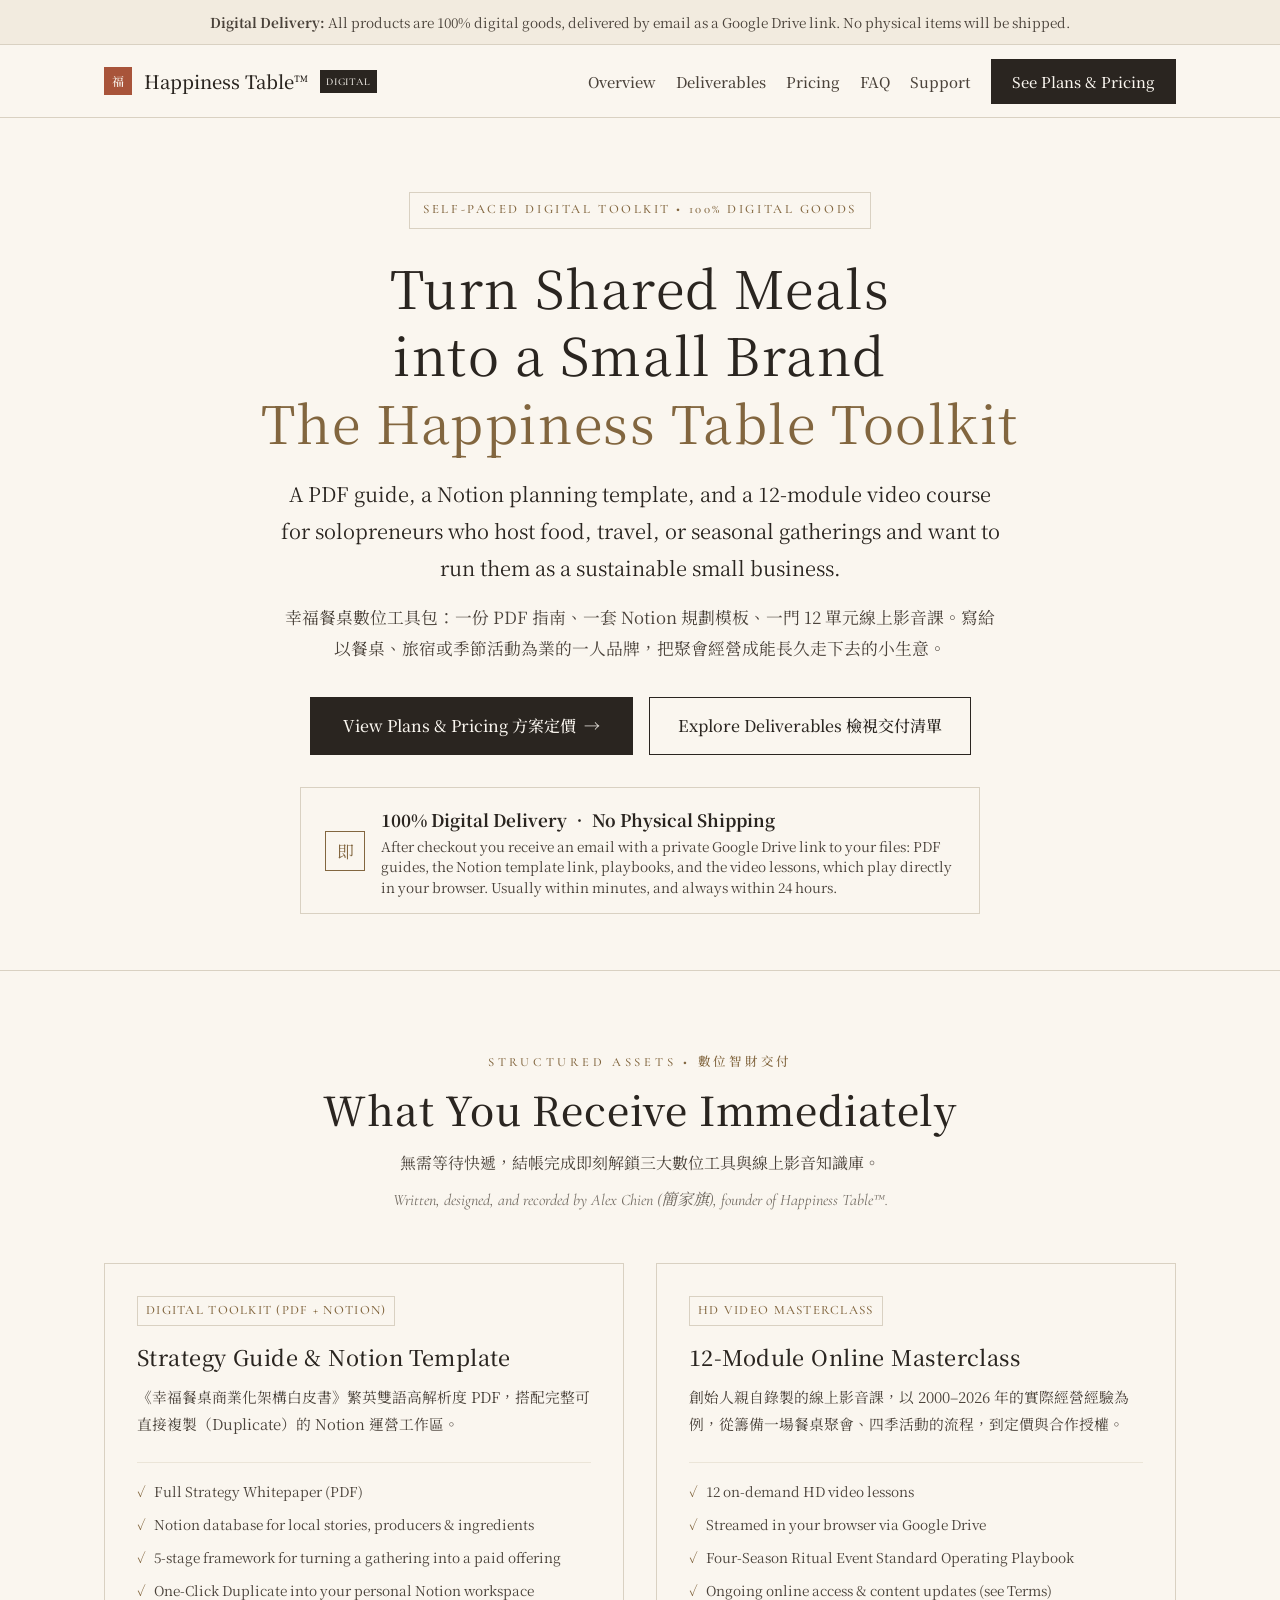
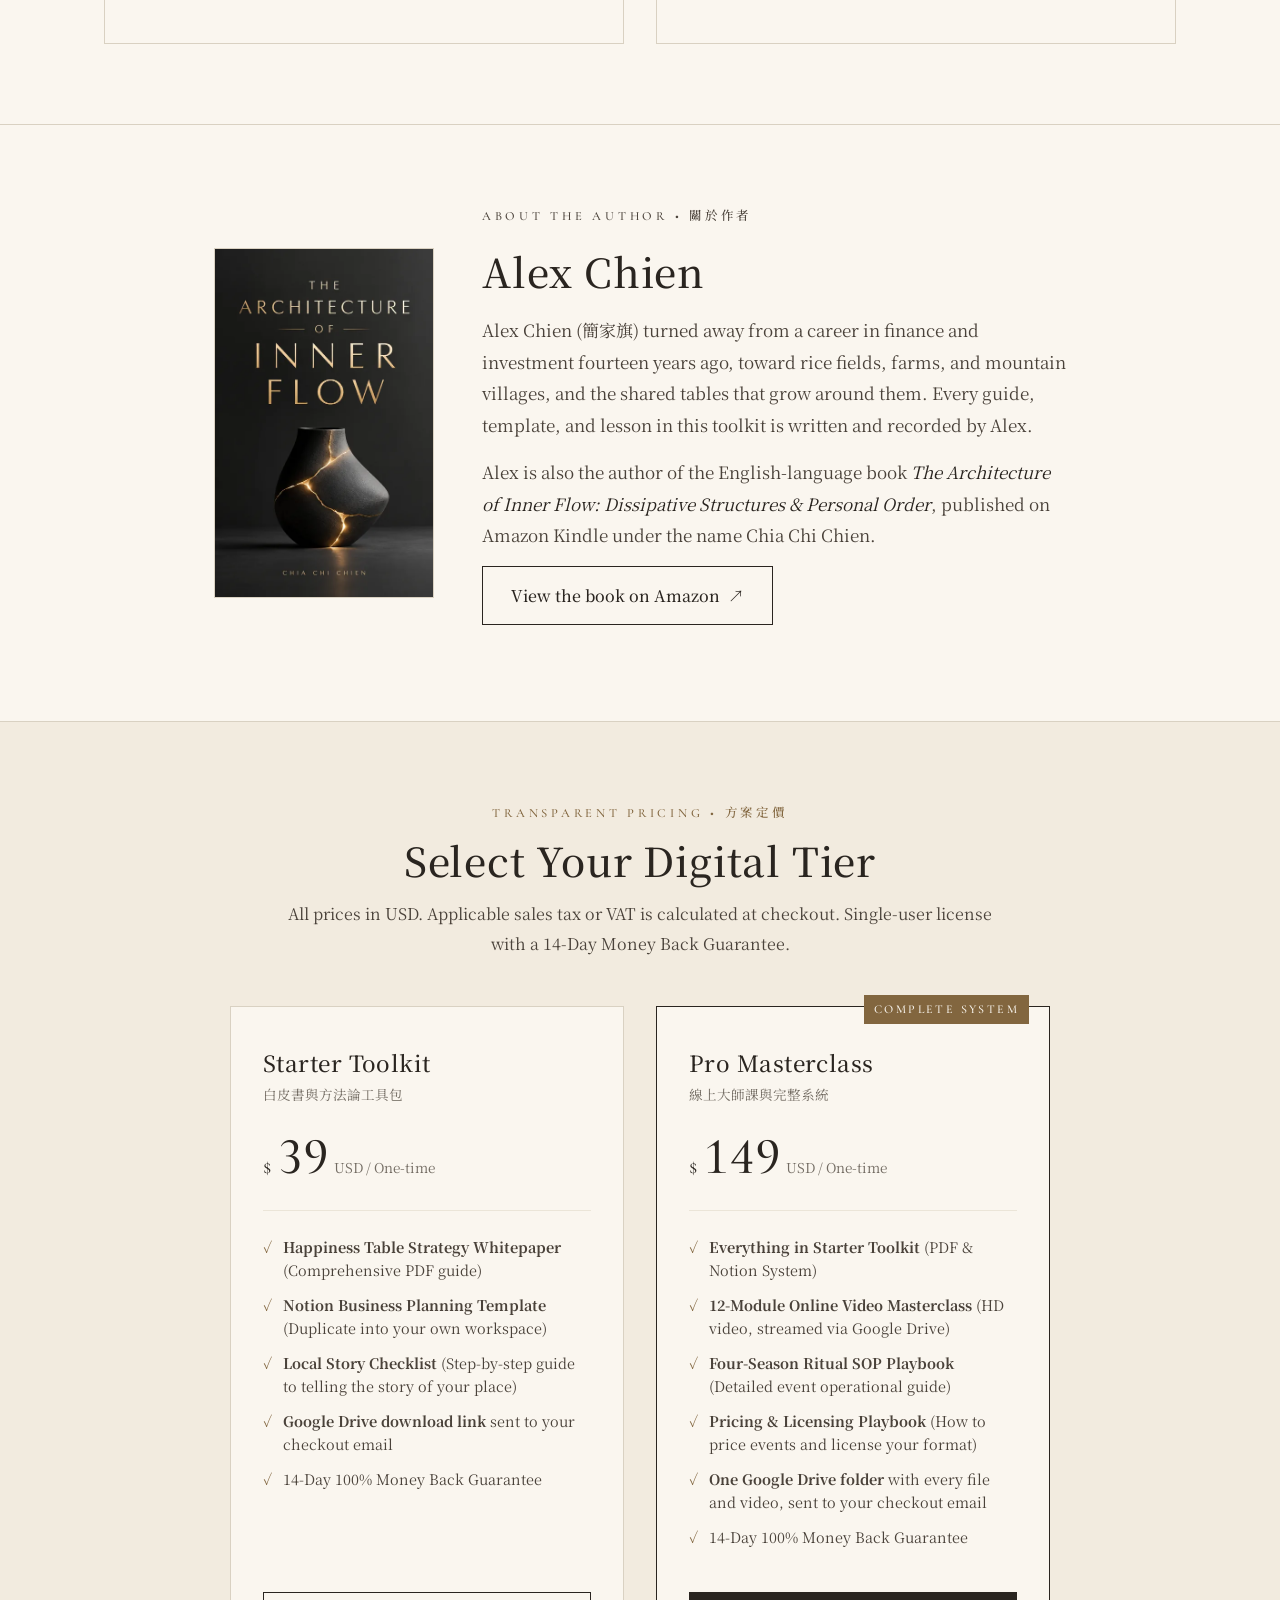
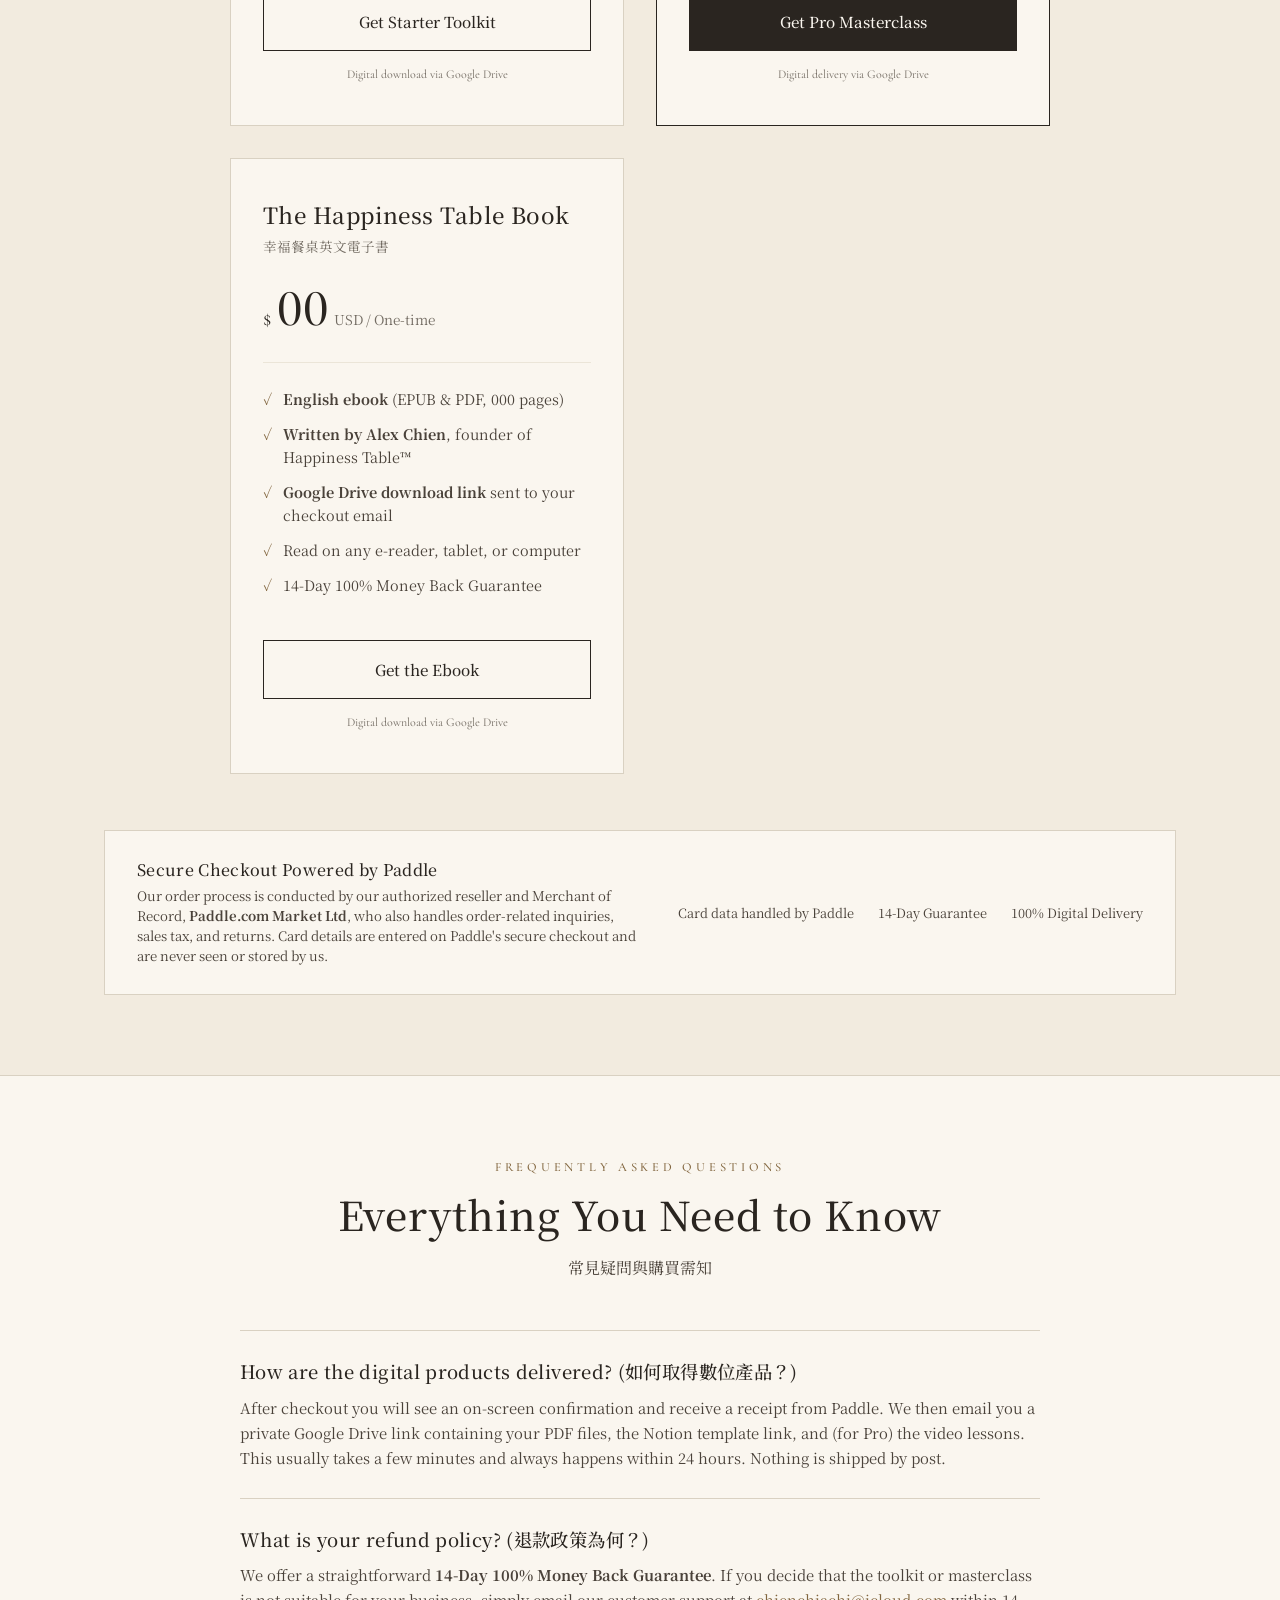
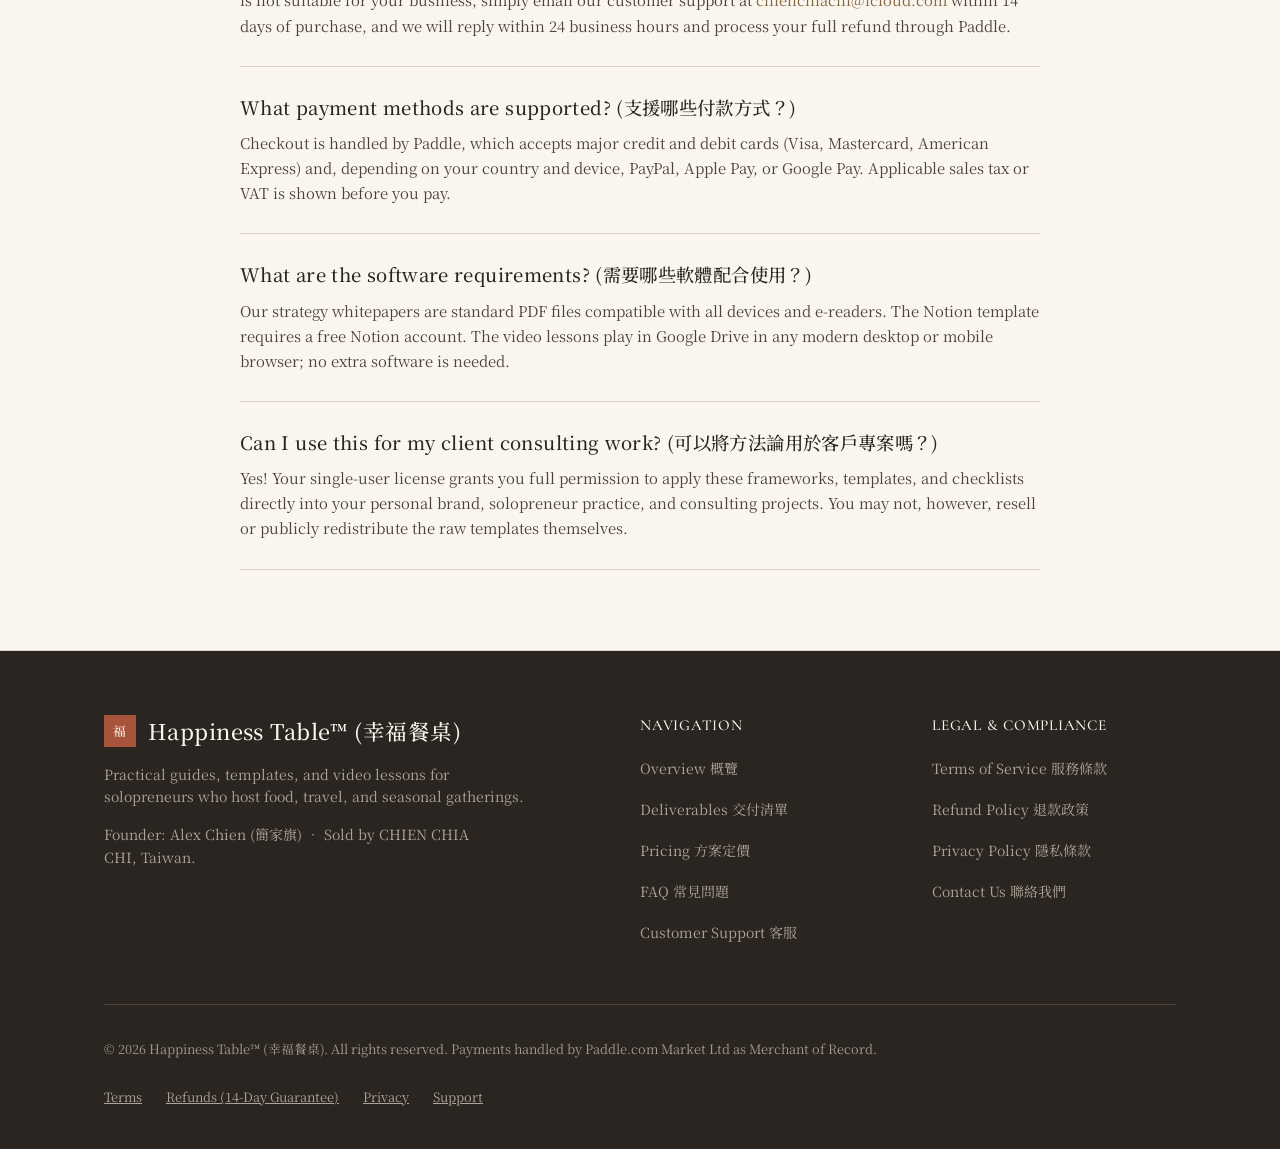
<file: index.html>
<!DOCTYPE html>
<html lang="en">
<head>
  <meta charset="UTF-8">
  <meta name="viewport" content="width=device-width, initial-scale=1.0">
  <title>Happiness Table™ Toolkit | Guides, Templates &amp; Video Course for Hosts</title>
  <meta name="description" content="A digital toolkit for solopreneurs who host food, travel, and seasonal gatherings: a PDF guide, a Notion planning template, and a 12-module online video course. Delivered digitally by email via Google Drive.">
  <meta name="theme-color" content="#FAF6EF">
  <link rel="canonical" href="https://alexchiachi.github.io/happytable-digital/">
  <meta property="og:type" content="website">
  <meta property="og:site_name" content="Happiness Table Digital">
  <meta property="og:url" content="https://alexchiachi.github.io/happytable-digital/">
  <meta property="og:title" content="Happiness Table™ Toolkit | Guides, Templates &amp; Video Course for Hosts">
  <meta property="og:description" content="A digital toolkit for solopreneurs who host food, travel, and seasonal gatherings: a PDF guide, a Notion planning template, and a 12-module online video course. Delivered digitally by email via Google Drive.">
  <meta property="og:image" content="https://alexchiachi.github.io/happytable-digital/assets/images/og-image.jpg">
  <meta property="og:image:width" content="1200">
  <meta property="og:image:height" content="630">
  <meta property="og:image:alt" content="Happiness Table™ 幸福餐桌 — Digital Knowledge Toolkit">
  <meta name="twitter:card" content="summary_large_image">
  <link rel="icon" type="image/svg+xml" href="assets/images/favicon.svg">
  <link rel="preconnect" href="https://fonts.googleapis.com">
  <link rel="preconnect" href="https://fonts.gstatic.com" crossorigin>
  <link rel="stylesheet" href="https://fonts.googleapis.com/css2?family=Cormorant+Garamond:ital,wght@0,400;0,500;1,400&amp;family=Noto+Serif+TC:wght@400;500&amp;display=swap">
  <link rel="stylesheet" href="assets/css/style.css">
  <script type="application/ld+json">
  {
    "@context": "https://schema.org",
    "@graph": [
      {
        "@type": "Organization",
        "@id": "https://alexchiachi.github.io/happytable-digital/#org",
        "name": "Happiness Table",
        "alternateName": "幸福餐桌",
        "url": "https://alexchiachi.github.io/happytable-digital/",
        "logo": "https://alexchiachi.github.io/happytable-digital/assets/images/favicon.svg",
        "founder": {
          "@type": "Person",
          "name": "Alex Chien",
          "alternateName": "簡家旗"
        },
        "email": "chienchiachi@icloud.com",
        "legalName": "CHIEN CHIA CHI"
      },
      {
        "@type": "Product",
        "name": "Starter Toolkit",
        "description": "PDF strategy guide, Notion business planning template, and local story checklist, delivered by email as a Google Drive link.",
        "brand": {
          "@id": "https://alexchiachi.github.io/happytable-digital/#org"
        },
        "image": "https://alexchiachi.github.io/happytable-digital/assets/images/og-image.jpg",
        "offers": {
          "@type": "Offer",
          "price": "39.00",
          "priceCurrency": "USD",
          "availability": "https://schema.org/PreOrder",
          "url": "https://alexchiachi.github.io/happytable-digital/#pricing",
          "seller": {
            "@id": "https://alexchiachi.github.io/happytable-digital/#org"
          }
        }
      },
      {
        "@type": "Product",
        "name": "Pro Masterclass",
        "description": "Everything in Starter plus a 12-module video course streamed via Google Drive, a seasonal event playbook, and a pricing and licensing playbook.",
        "brand": {
          "@id": "https://alexchiachi.github.io/happytable-digital/#org"
        },
        "image": "https://alexchiachi.github.io/happytable-digital/assets/images/og-image.jpg",
        "offers": {
          "@type": "Offer",
          "price": "149.00",
          "priceCurrency": "USD",
          "availability": "https://schema.org/PreOrder",
          "url": "https://alexchiachi.github.io/happytable-digital/#pricing",
          "seller": {
            "@id": "https://alexchiachi.github.io/happytable-digital/#org"
          }
        }
      },
      {
        "@type": "FAQPage",
        "mainEntity": [
          {
            "@type": "Question",
            "name": "How are the digital products delivered? (如何取得數位產品？)",
            "acceptedAnswer": {
              "@type": "Answer",
              "text": "After checkout you will see an on-screen confirmation and receive a receipt from Paddle. We then email you a private Google Drive link containing your PDF files, the Notion template link, and (for Pro) the video lessons. This usually takes a few minutes and always happens within 24 hours. Nothing is shipped by post."
            }
          },
          {
            "@type": "Question",
            "name": "What is your refund policy? (退款政策為何？)",
            "acceptedAnswer": {
              "@type": "Answer",
              "text": "We offer a straightforward 14-Day 100% Money Back Guarantee. If you decide that the toolkit or masterclass is not suitable for your business, simply email our customer support at chienchiachi@icloud.com within 14 days of purchase, and we will reply within 24 business hours and process your full refund through Paddle."
            }
          },
          {
            "@type": "Question",
            "name": "What payment methods are supported? (支援哪些付款方式？)",
            "acceptedAnswer": {
              "@type": "Answer",
              "text": "Checkout is handled by Paddle, which accepts major credit and debit cards (Visa, Mastercard, American Express) and, depending on your country and device, PayPal, Apple Pay, or Google Pay. Applicable sales tax or VAT is shown before you pay."
            }
          },
          {
            "@type": "Question",
            "name": "What are the software requirements? (需要哪些軟體配合使用？)",
            "acceptedAnswer": {
              "@type": "Answer",
              "text": "Our strategy whitepapers are standard PDF files compatible with all devices and e-readers. The Notion template requires a free Notion account. The video lessons play in Google Drive in any modern desktop or mobile browser; no extra software is needed."
            }
          },
          {
            "@type": "Question",
            "name": "Can I use this for my client consulting work? (可以將方法論用於客戶專案嗎？)",
            "acceptedAnswer": {
              "@type": "Answer",
              "text": "Yes! Your single-user license grants you full permission to apply these frameworks, templates, and checklists directly into your personal brand, solopreneur practice, and consulting projects. You may not, however, resell or publicly redistribute the raw templates themselves."
            }
          }
        ]
      },
      {
        "@type": "Book",
        "name": "The Architecture of Inner Flow: Dissipative Structures & Personal Order",
        "author": {
          "@type": "Person",
          "name": "Chia Chi Chien",
          "alternateName": "Alex Chien"
        },
        "inLanguage": "en",
        "bookFormat": "https://schema.org/EBook",
        "url": "https://www.amazon.com/dp/B0H3VZ1JH2"
      }
    ]
  }
  </script>
</head>
<body>
  <a class="skip-link" href="#main">Skip to content</a>

  <!-- Delivery notice -->
  <aside class="delivery-notice-bar">
    <strong>Digital Delivery:</strong> All products are 100% digital goods, delivered by email as a Google Drive link. No physical items will be shipped.
  </aside>

  <!-- Site Header -->
  <header class="site-header">
    <div class="container header-inner">
      <a href="index.html" class="brand-logo">
        <span class="seal-mark seal-sm" aria-hidden="true">福</span>
        <span>Happiness Table<span class="tm">™</span></span>
        <span class="brand-badge">DIGITAL</span>
      </a>
      <nav class="site-nav" aria-label="Main">
        <a href="#overview" class="nav-optional">Overview <span class="zh" lang="zh-Hant">概覽</span></a>
        <a href="#deliverables">Deliverables <span class="zh" lang="zh-Hant">數位交付物</span></a>
        <a href="#pricing" class="nav-optional">Pricing <span class="zh" lang="zh-Hant">方案定價</span></a>
        <a href="#faq">FAQ <span class="zh" lang="zh-Hant">常見問題</span></a>
        <a href="contact.html" class="nav-optional">Support <span class="zh" lang="zh-Hant">客服</span></a>
        <a href="#pricing" class="nav-cta-btn">See <span class="nav-cta-long">Plans &amp; </span>Pricing</a>
      </nav>
    </div>
  </header>

  <main id="main">
    <!-- Hero Section -->
    <section class="hero-section" id="overview">
      <div class="container">
        <div class="hero-content">
          <div class="hero-pill">
            <span>SELF-PACED DIGITAL TOOLKIT • 100% DIGITAL GOODS</span>
          </div>
          <h1 class="hero-title">
            <span class="ph">Turn Shared Meals</span> <span class="ph">into a Small Brand</span><br>
            <span class="ph hero-accent">The Happiness Table Toolkit</span>
          </h1>
          <p class="hero-lede">
            A PDF guide, a Notion planning template, and a 12-module video course for solopreneurs who host food, travel, or seasonal gatherings and want to run them as a sustainable small business.
          </p>
          <p class="hero-subtitle" lang="zh-Hant">
            幸福餐桌數位工具包：一份 PDF 指南、一套 Notion 規劃模板、一門 12 單元線上影音課。寫給以餐桌、旅宿或季節活動為業的一人品牌，把聚會經營成能長久走下去的小生意。
          </p>
          
          <div class="hero-actions">
            <a href="#pricing" class="btn-primary">
              <span>View Plans &amp; Pricing 方案定價</span>
              <span class="tabular">→</span>
            </a>
            <a href="#deliverables" class="btn-secondary">
              <span>Explore Deliverables 檢視交付清單</span>
            </a>
          </div>

          <!-- Digital delivery note -->
          <div class="delivery-guarantee-box">
            <div class="icon" aria-hidden="true" lang="zh-Hant">即</div>
            <div>
              <strong>100% Digital Delivery • No Physical Shipping</strong>
              <p>
                After checkout you receive an email with a private Google Drive link to your files: PDF guides, the Notion template link, playbooks, and the video lessons, which play directly in your browser. Usually within minutes, and always within 24 hours.
              </p>
            </div>
          </div>
        </div>
      </div>
    </section>

    <!-- Digital Deliverables Section -->
    <section class="deliverables-section" id="deliverables">
      <div class="container">
        <div class="section-header">
          <p class="section-tag">STRUCTURED ASSETS • 數位智財交付</p>
          <h2 class="section-title">What You Receive Immediately</h2>
          <p class="section-desc" lang="zh-Hant">
            無需等待快遞，結帳完成即刻解鎖三大數位工具與線上影音知識庫。
          </p>
          <p class="section-desc author-note">
            Written, designed, and recorded by Alex Chien (<span lang="zh-Hant">簡家旗</span>), founder of Happiness Table™.
          </p>
        </div>

        <div class="grid-3">
          <!-- Item 1 -->
          <div class="card">
            <span class="card-tag">DIGITAL TOOLKIT (PDF + NOTION)</span>
            <h3 class="card-title">Strategy Guide &amp; Notion Template</h3>
            <p class="card-desc" lang="zh-Hant">
              《幸福餐桌商業化架構白皮書》繁英雙語高解析度 PDF，搭配完整可直接複製（Duplicate）的 Notion 運營工作區。
            </p>
            <ul class="spec-list">
              <li>Full Strategy Whitepaper (PDF)</li>
              <li>Notion database for local stories, producers &amp; ingredients</li>
              <li>5-stage framework for turning a gathering into a paid offering</li>
              <li>One-Click Duplicate into your personal Notion workspace</li>
            </ul>
          </div>

          <!-- Item 2 -->
          <div class="card">
            <span class="card-tag">HD VIDEO MASTERCLASS</span>
            <h3 class="card-title">12-Module Online Masterclass</h3>
            <p class="card-desc" lang="zh-Hant">
              創始人親自錄製的線上影音課，以 2000–2026 年的實際經營經驗為例，從籌備一場餐桌聚會、四季活動的流程，到定價與合作授權。
            </p>
            <ul class="spec-list">
              <li>12 on-demand HD video lessons</li>
              <li>Streamed in your browser via Google Drive</li>
              <li>Four-Season Ritual Event Standard Operating Playbook</li>
              <li>Ongoing online access &amp; content updates (see Terms)</li>
            </ul>
          </div>

        </div>
      </div>
    </section>

    <!-- About the author -->
    <section class="author-section" id="author">
      <div class="container author-inner">
        <a class="author-book" href="https://www.amazon.com/dp/B0H3VZ1JH2" target="_blank" rel="noopener noreferrer">
          <picture>
            <source srcset="assets/images/inner-flow.webp" type="image/webp">
            <img src="assets/images/inner-flow.jpg" alt="Book cover: The Architecture of Inner Flow by Chia Chi Chien" width="480" height="767" loading="lazy" decoding="async">
          </picture>
        </a>
        <div class="author-text">
          <p class="section-tag">ABOUT THE AUTHOR • <span lang="zh-Hant">關於作者</span></p>
          <h2 class="section-title">Alex Chien</h2>
          <p>
            Alex Chien (<span lang="zh-Hant">簡家旗</span>) turned away from a career in finance and investment fourteen years ago, toward rice fields, farms, and mountain villages, and the shared tables that grow around them. Every guide, template, and lesson in this toolkit is written and recorded by Alex.
          </p>
          <p>
            Alex is also the author of the English-language book <cite>The Architecture of Inner Flow: Dissipative Structures &amp; Personal Order</cite>, published on Amazon Kindle under the name Chia Chi Chien.
          </p>
          <p>
            <a class="btn-secondary" href="https://www.amazon.com/dp/B0H3VZ1JH2" target="_blank" rel="noopener noreferrer">
              <span>View the book on Amazon</span>
              <span aria-hidden="true">↗</span>
            </a>
          </p>
        </div>
      </div>
    </section>

    <!--
      Preview Section 內容預覽（版位）
      目前加了 hidden 不顯示。填好真實內容後：
        1. 把三個 .preview-frame 換成真的截圖（建議 AVIF/WebP＋JPG，放 assets/images/preview-*.jpg）
        2. 課程清單填上 12 單元的名稱與片長
        3. 試讀 PDF 放在 assets/files/sample.pdf，並把下面的連結打開
        4. 刪掉 <section> 上的 hidden，並在導覽列 Deliverables 後面加 <a href="#preview">Preview</a>
      不要放還沒做出來的內容：審查員會點開來看。
    -->
    <section class="preview-section" id="preview" hidden>
      <div class="container">
        <div class="section-header">
          <p class="section-tag">PREVIEW • <span lang="zh-Hant">內容預覽</span></p>
          <h2 class="section-title">Look Inside Before You Buy</h2>
          <p class="section-desc" lang="zh-Hant">
            結帳前先看看內容：白皮書目錄、Notion 模板畫面與課程大綱。
          </p>
        </div>

        <div class="grid-3">
          <figure class="preview-item">
            <div class="preview-frame preview-frame--page" role="img" aria-label="Whitepaper table of contents (placeholder)">
              <span lang="zh-Hant">白皮書目錄頁截圖</span>
            </div>
            <figcaption>
              <strong>Strategy Guide (PDF)</strong>
              Table of contents and a sample page. <!-- 填頁數，例如：64 pages, English &amp; Traditional Chinese -->
            </figcaption>
          </figure>

          <figure class="preview-item">
            <div class="preview-frame preview-frame--screen" role="img" aria-label="Notion template screenshot (placeholder)">
              <span lang="zh-Hant">Notion 模板截圖</span>
            </div>
            <figcaption>
              <strong>Notion Business Planning Template</strong>
              Duplicate it into your own free Notion workspace.
            </figcaption>
          </figure>

          <figure class="preview-item">
            <ol class="syllabus">
              <li><span>Module 1 — <span lang="zh-Hant">單元名稱</span></span><span class="tabular">00:00</span></li>
              <li><span>Module 2 — <span lang="zh-Hant">單元名稱</span></span><span class="tabular">00:00</span></li>
              <li><span>Module 3 — <span lang="zh-Hant">單元名稱</span></span><span class="tabular">00:00</span></li>
              <li><span>Module 4 — <span lang="zh-Hant">單元名稱</span></span><span class="tabular">00:00</span></li>
              <li><span>Module 5 — <span lang="zh-Hant">單元名稱</span></span><span class="tabular">00:00</span></li>
              <li><span>Module 6 — <span lang="zh-Hant">單元名稱</span></span><span class="tabular">00:00</span></li>
              <li><span>Module 7 — <span lang="zh-Hant">單元名稱</span></span><span class="tabular">00:00</span></li>
              <li><span>Module 8 — <span lang="zh-Hant">單元名稱</span></span><span class="tabular">00:00</span></li>
              <li><span>Module 9 — <span lang="zh-Hant">單元名稱</span></span><span class="tabular">00:00</span></li>
              <li><span>Module 10 — <span lang="zh-Hant">單元名稱</span></span><span class="tabular">00:00</span></li>
              <li><span>Module 11 — <span lang="zh-Hant">單元名稱</span></span><span class="tabular">00:00</span></li>
              <li><span>Module 12 — <span lang="zh-Hant">單元名稱</span></span><span class="tabular">00:00</span></li>
            </ol>
            <figcaption>
              <strong>Video Course Syllabus</strong>
              12 modules, streamed online. <!-- 填總片長，例如：about 6 hours in total -->
            </figcaption>
          </figure>
        </div>

        <!-- <p class="preview-sample"><a href="assets/files/sample.pdf">Download a free sample chapter (PDF)</a></p> -->

        <p class="preview-note">
          All materials are written and recorded by Alex Chien (<span lang="zh-Hant">簡家旗</span>), the creator of Happiness Table™.
        </p>
      </div>
    </section>

    <!-- Pricing -->
    <section class="pricing-section" id="pricing">
      <div class="container">
        <div class="section-header">
          <p class="section-tag">TRANSPARENT PRICING • 方案定價</p>
          <h2 class="section-title">Select Your Digital Tier</h2>
          <p class="section-desc">
            All prices in USD. Applicable sales tax or VAT is calculated at checkout. Single-user license with a 14-Day Money Back Guarantee.
          </p>
        </div>

        <div class="pricing-grid pricing-grid--two">
          <!-- Tier 1: Starter -->
          <div class="pricing-card">
            <h3 class="pricing-title">Starter Toolkit</h3>
            <p class="pricing-subtitle" lang="zh-Hant">白皮書與方法論工具包</p>
            <div class="price-display">
              <span class="price-currency">$</span>
              <span class="price-amount tabular">39</span>
              <span class="price-period">USD / One-time</span>
            </div>
            <ul class="pricing-features">
              <li><span class="check">✓</span> <strong>Happiness Table Strategy Whitepaper</strong> (Comprehensive PDF guide)</li>
              <li><span class="check">✓</span> <strong>Notion Business Planning Template</strong> (Duplicate into your own workspace)</li>
              <li><span class="check">✓</span> <strong>Local Story Checklist</strong> (Step-by-step guide to telling the story of your place)</li>
              <li><span class="check">✓</span> <strong>Google Drive download link</strong> sent to your checkout email</li>
              <li><span class="check">✓</span> 14-Day 100% Money Back Guarantee</li>
            </ul>
            <a href="contact.html?plan=starter" class="btn-checkout">Get Starter Toolkit</a>
            <p class="instant-access-subtext">Digital download via Google Drive</p>
          </div>

          <!-- Tier 2: Pro (Featured) -->
          <div class="pricing-card featured">
            <div class="pricing-badge">COMPLETE SYSTEM</div>
            <h3 class="pricing-title">Pro Masterclass</h3>
            <p class="pricing-subtitle" lang="zh-Hant">線上大師課與完整系統</p>
            <div class="price-display">
              <span class="price-currency">$</span>
              <span class="price-amount tabular">149</span>
              <span class="price-period">USD / One-time</span>
            </div>
            <ul class="pricing-features">
              <li><span class="check">✓</span> <strong>Everything in Starter Toolkit</strong> (PDF &amp; Notion System)</li>
              <li><span class="check">✓</span> <strong>12-Module Online Video Masterclass</strong> (HD video, streamed via Google Drive)</li>
              <li><span class="check">✓</span> <strong>Four-Season Ritual SOP Playbook</strong> (Detailed event operational guide)</li>
              <li><span class="check">✓</span> <strong>Pricing &amp; Licensing Playbook</strong> (How to price events and license your format)</li>
              <li><span class="check">✓</span> <strong>One Google Drive folder</strong> with every file and video, sent to your checkout email</li>
              <li><span class="check">✓</span> 14-Day 100% Money Back Guarantee</li>
            </ul>
            <a href="contact.html?plan=pro" class="btn-checkout">Get Pro Masterclass</a>
            <p class="instant-access-subtext">Digital delivery via Google Drive</p>
          </div>

          <!--
            Tier 3: 幸福餐桌英文電子書（架構，目前 hidden）
            書完成後：
              1. 填書名、副標、價格、頁數、格式（EPUB / PDF）、語言
              2. 刪掉這張卡片的 hidden，並把上面 .pricing-grid 的 pricing-grid--two 拿掉（變回三欄）
              3. 照 README「新增電子書產品」的清單同步 JSON-LD、預覽、條款與 Paddle 設定
            這本書不能加入 KDP Select：Select 要求電子版只在 Amazon 販售。
          -->
          <div class="pricing-card" id="tier-ebook" hidden>
            <h3 class="pricing-title">The Happiness Table Book</h3><!-- 暫定書名 -->
            <p class="pricing-subtitle" lang="zh-Hant">幸福餐桌英文電子書</p>
            <div class="price-display">
              <span class="price-currency">$</span>
              <span class="price-amount tabular">00</span><!-- 價格 -->
              <span class="price-period">USD / One-time</span>
            </div>
            <ul class="pricing-features">
              <li><span class="check">✓</span> <strong>English ebook</strong> (EPUB &amp; PDF, 000 pages)</li><!-- 頁數與格式 -->
              <li><span class="check">✓</span> <strong>Written by Alex Chien</strong>, founder of Happiness Table™</li>
              <li><span class="check">✓</span> <strong>Google Drive download link</strong> sent to your checkout email</li>
              <li><span class="check">✓</span> Read on any e-reader, tablet, or computer</li>
              <li><span class="check">✓</span> 14-Day 100% Money Back Guarantee</li>
            </ul>
            <a href="contact.html?plan=ebook" class="btn-checkout">Get the Ebook</a>
            <p class="instant-access-subtext">Digital download via Google Drive</p>
          </div>

        </div>

        <!-- Checkout provider -->
        <div class="paddle-security-banner">
          <div class="paddle-info">
            <h4>Secure Checkout Powered by Paddle</h4>
            <p>
              Our order process is conducted by our authorized reseller and Merchant of Record, <strong>Paddle.com Market Ltd</strong>, who also handles order-related inquiries, sales tax, and returns. Card details are entered on Paddle's secure checkout and are never seen or stored by us.
            </p>
          </div>
          <div class="paddle-badges">
            <span class="badge-item">Card data handled by Paddle</span>
            <span class="badge-item">14-Day Guarantee</span>
            <span class="badge-item">100% Digital Delivery</span>
          </div>
        </div>
      </div>
    </section>

    <!-- FAQ Section -->
    <section class="faq-section" id="faq">
      <div class="container">
        <div class="section-header">
          <p class="section-tag">FREQUENTLY ASKED QUESTIONS</p>
          <h2 class="section-title">Everything You Need to Know</h2>
          <p class="section-desc" lang="zh-Hant">常見疑問與購買需知</p>
        </div>

        <div class="faq-list">
          <div class="faq-item">
            <h3 class="faq-question">How are the digital products delivered? (如何取得數位產品？)</h3>
            <p class="faq-answer">
              After checkout you will see an on-screen confirmation and receive a receipt from Paddle. We then email you a private Google Drive link containing your PDF files, the Notion template link, and (for Pro) the video lessons. This usually takes a few minutes and always happens within 24 hours. Nothing is shipped by post.
            </p>
          </div>

          <div class="faq-item">
            <h3 class="faq-question">What is your refund policy? (退款政策為何？)</h3>
            <p class="faq-answer">
              We offer a straightforward <strong>14-Day 100% Money Back Guarantee</strong>. If you decide that the toolkit or masterclass is not suitable for your business, simply email our customer support at <a href="mailto:chienchiachi@icloud.com">chienchiachi@icloud.com</a> within 14 days of purchase, and we will reply within 24 business hours and process your full refund through Paddle.
            </p>
          </div>

          <div class="faq-item">
            <h3 class="faq-question">What payment methods are supported? (支援哪些付款方式？)</h3>
            <p class="faq-answer">
              Checkout is handled by Paddle, which accepts major credit and debit cards (Visa, Mastercard, American Express) and, depending on your country and device, PayPal, Apple Pay, or Google Pay. Applicable sales tax or VAT is shown before you pay.
            </p>
          </div>

          <div class="faq-item">
            <h3 class="faq-question">What are the software requirements? (需要哪些軟體配合使用？)</h3>
            <p class="faq-answer">
              Our strategy whitepapers are standard PDF files compatible with all devices and e-readers. The Notion template requires a free Notion account. The video lessons play in Google Drive in any modern desktop or mobile browser; no extra software is needed.
            </p>
          </div>

          <div class="faq-item">
            <h3 class="faq-question">Can I use this for my client consulting work? (可以將方法論用於客戶專案嗎？)</h3>
            <p class="faq-answer">
              Yes! Your single-user license grants you full permission to apply these frameworks, templates, and checklists directly into your personal brand, solopreneur practice, and consulting projects. You may not, however, resell or publicly redistribute the raw templates themselves.
            </p>
          </div>
        </div>
      </div>
    </section>
  </main>

  <!-- Footer -->
  <footer class="site-footer">
    <div class="container">
      <div class="footer-top">
        <div class="footer-brand">
          <div class="footer-brand-head">
            <span class="seal-mark seal-md" aria-hidden="true">福</span>
            <h3>Happiness Table™ (幸福餐桌)</h3>
          </div>
          <p>
            Practical guides, templates, and video lessons for solopreneurs who host food, travel, and seasonal gatherings.
          </p>
          <p class="footer-note">
            Founder: Alex Chien (簡家旗) • Sold by CHIEN CHIA CHI, Taiwan.
          </p>
        </div>

        <div class="footer-col">
          <h4>Navigation</h4>
          <ul class="footer-links">
            <li><a href="#overview">Overview 概覽</a></li>
            <li><a href="#deliverables">Deliverables 交付清單</a></li>
            <li><a href="#pricing">Pricing 方案定價</a></li>
            <li><a href="#faq">FAQ 常見問題</a></li>
            <li><a href="contact.html">Customer Support 客服</a></li>
          </ul>
        </div>

        <div class="footer-col">
          <h4>Legal &amp; Compliance</h4>
          <ul class="footer-links">
            <li><a href="terms.html">Terms of Service 服務條款</a></li>
            <li><a href="refund.html">Refund Policy 退款政策</a></li>
            <li><a href="privacy.html">Privacy Policy 隱私條款</a></li>
            <li><a href="contact.html">Contact Us 聯絡我們</a></li>
          </ul>
        </div>
      </div>

      <div class="footer-bottom">
        <p class="footer-copy">
          © 2026 Happiness Table™ (幸福餐桌). All rights reserved. Payments handled by Paddle.com Market Ltd as Merchant of Record.
        </p>
        <div class="footer-legal-bar">
          <a href="terms.html">Terms</a>
          <a href="refund.html">Refunds (14-Day Guarantee)</a>
          <a href="privacy.html">Privacy</a>
          <a href="contact.html">Support</a>
        </div>
      </div>
    </div>
  </footer>

</body>
</html>
</file>
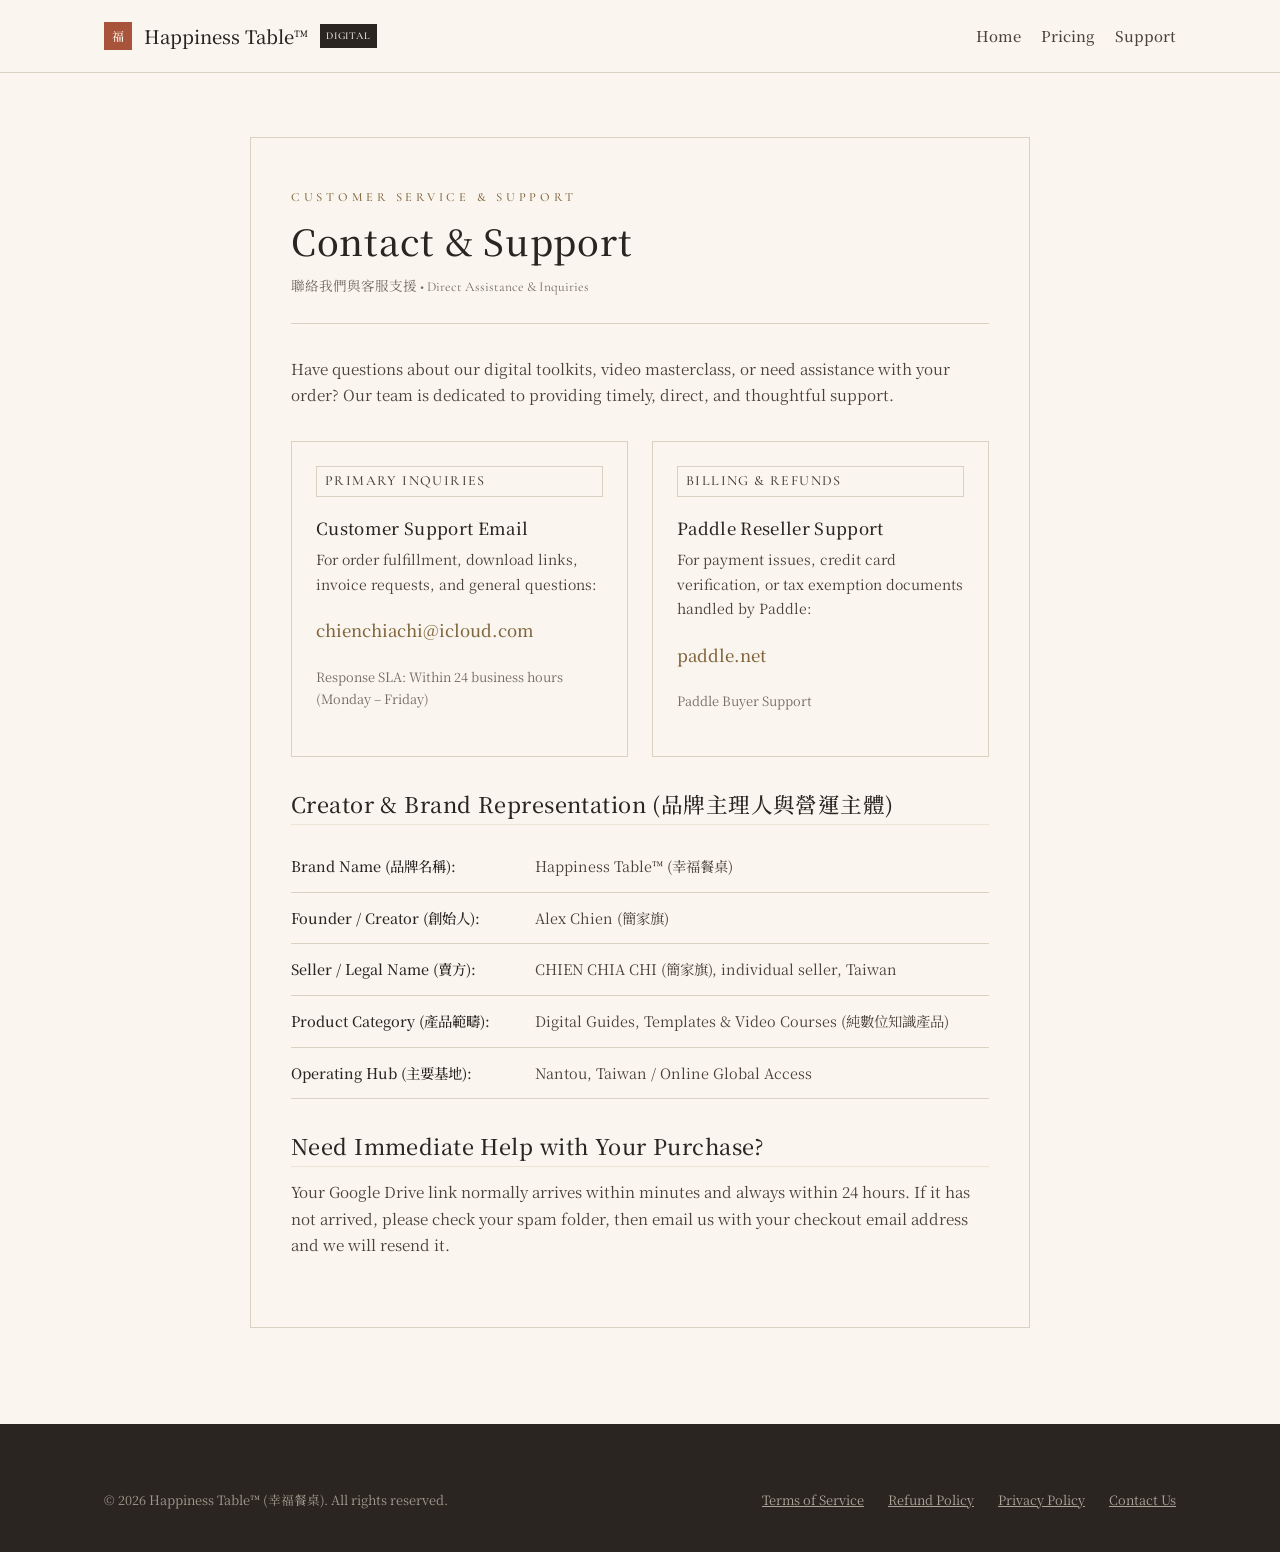
<file: contact.html>
<!DOCTYPE html>
<html lang="en">
<head>
  <meta charset="UTF-8">
  <meta name="viewport" content="width=device-width, initial-scale=1.0">
  <title>Contact &amp; Customer Support | Happiness Table™ Digital</title>
  <meta name="description" content="Official customer support and contact details for Happiness Table digital products and masterclasses.">
  <meta name="theme-color" content="#FAF6EF">
  <link rel="canonical" href="https://alexchiachi.github.io/happytable-digital/contact.html">
  <meta property="og:type" content="website">
  <meta property="og:site_name" content="Happiness Table Digital">
  <meta property="og:url" content="https://alexchiachi.github.io/happytable-digital/contact.html">
  <meta property="og:title" content="Contact &amp; Customer Support | Happiness Table™ Digital">
  <meta property="og:description" content="Official customer support and contact details for Happiness Table digital products and masterclasses.">
  <meta property="og:image" content="https://alexchiachi.github.io/happytable-digital/assets/images/og-image.jpg">
  <meta property="og:image:width" content="1200">
  <meta property="og:image:height" content="630">
  <meta property="og:image:alt" content="Happiness Table™ 幸福餐桌 — Digital Knowledge Toolkit">
  <meta name="twitter:card" content="summary_large_image">
  <link rel="icon" type="image/svg+xml" href="assets/images/favicon.svg">
  <link rel="preconnect" href="https://fonts.googleapis.com">
  <link rel="preconnect" href="https://fonts.gstatic.com" crossorigin>
  <link rel="stylesheet" href="https://fonts.googleapis.com/css2?family=Cormorant+Garamond:ital,wght@0,400;0,500;1,400&amp;family=Noto+Serif+TC:wght@400;500&amp;display=swap">
  <link rel="stylesheet" href="assets/css/style.css">
</head>
<body>
  <a class="skip-link" href="#main">Skip to content</a>

  <!-- Navigation -->
  <header class="site-header">
    <div class="container header-inner">
      <a href="index.html" class="brand-logo">
        <span class="seal-mark seal-sm" aria-hidden="true">福</span>
        <span>Happiness Table<span class="tm">™</span></span>
        <span class="brand-badge">DIGITAL</span>
      </a>
      <nav class="site-nav" aria-label="Main">
        <a href="index.html">Home <span class="zh" lang="zh-Hant">首頁</span></a>
        <a href="index.html#pricing">Pricing <span class="zh" lang="zh-Hant">方案定價</span></a>
        <a href="contact.html">Support <span class="zh" lang="zh-Hant">客服支援</span></a>
      </nav>
    </div>
  </header>

  <!-- Main Content -->
  <main id="main" class="legal-page">
    <div class="container">
      <article class="legal-article">
        <header class="legal-header">
          <p class="section-tag">CUSTOMER SERVICE &amp; SUPPORT</p>
          <h1 class="legal-title">Contact &amp; Support</h1>
          <p class="legal-meta">聯絡我們與客服支援 • Direct Assistance &amp; Inquiries</p>
        </header>

        <div class="legal-body">
          <p>
            Have questions about our digital toolkits, video masterclass, or need assistance with your order? Our team is dedicated to providing timely, direct, and thoughtful support.
          </p>

          <div class="contact-grid">
            <div class="contact-card">
              <p class="card-tag">PRIMARY INQUIRIES</p>
              <h3>Customer Support Email</h3>
              <p>For order fulfillment, download links, invoice requests, and general questions:</p>
              <p class="contact-value">
                <a href="mailto:chienchiachi@icloud.com" class="contact-link">chienchiachi@icloud.com</a>
              </p>
              <p class="contact-note">
                Response SLA: Within 24 business hours (Monday – Friday)
              </p>
            </div>

            <div class="contact-card">
              <p class="card-tag">BILLING &amp; REFUNDS</p>
              <h3>Paddle Reseller Support</h3>
              <p>For payment issues, credit card verification, or tax exemption documents handled by Paddle:</p>
              <p class="contact-value">
                <a href="https://paddle.net" target="_blank" rel="noopener" class="contact-link">paddle.net</a>
              </p>
              <p class="contact-note">
                Paddle Buyer Support
              </p>
            </div>
          </div>

          <h2 class="section-gap">Creator &amp; Brand Representation (品牌主理人與營運主體)</h2>
          <table class="info-table">
            <tbody>
              <tr>
                <th scope="row">Brand Name (品牌名稱):</th>
                <td>Happiness Table™ (幸福餐桌)</td>
              </tr>
              <tr>
                <th scope="row">Founder / Creator (創始人):</th>
                <td>Alex Chien (簡家旗)</td>
              </tr>
              <tr>
                <th scope="row">Seller / Legal Name (賣方):</th>
                <td>CHIEN CHIA CHI (簡家旗), individual seller, Taiwan</td>
              </tr>
              <tr>
                <th scope="row">Product Category (產品範疇):</th>
                <td>Digital Guides, Templates &amp; Video Courses (純數位知識產品)</td>
              </tr>
              <tr>
                <th scope="row">Operating Hub (主要基地):</th>
                <td>Nantou, Taiwan / Online Global Access</td>
              </tr>
            </tbody>
          </table>

          <h2 class="section-gap">Need Immediate Help with Your Purchase?</h2>
          <p>
            Your Google Drive link normally arrives within minutes and always within 24 hours. If it has not arrived, please check your spam folder, then email us with your checkout email address and we will resend it.
          </p>
        </div>
      </article>
    </div>
  </main>

  <!-- Footer -->
  <footer class="site-footer">
    <div class="container">
      <div class="footer-bottom footer-bottom--flush">
        <p class="footer-copy">© 2026 Happiness Table™ (幸福餐桌). All rights reserved.</p>
        <div class="footer-legal-bar">
          <a href="terms.html">Terms of Service</a>
          <a href="refund.html">Refund Policy</a>
          <a href="privacy.html">Privacy Policy</a>
          <a href="contact.html">Contact Us</a>
        </div>
      </div>
    </div>
  </footer>

</body>
</html>
</file>
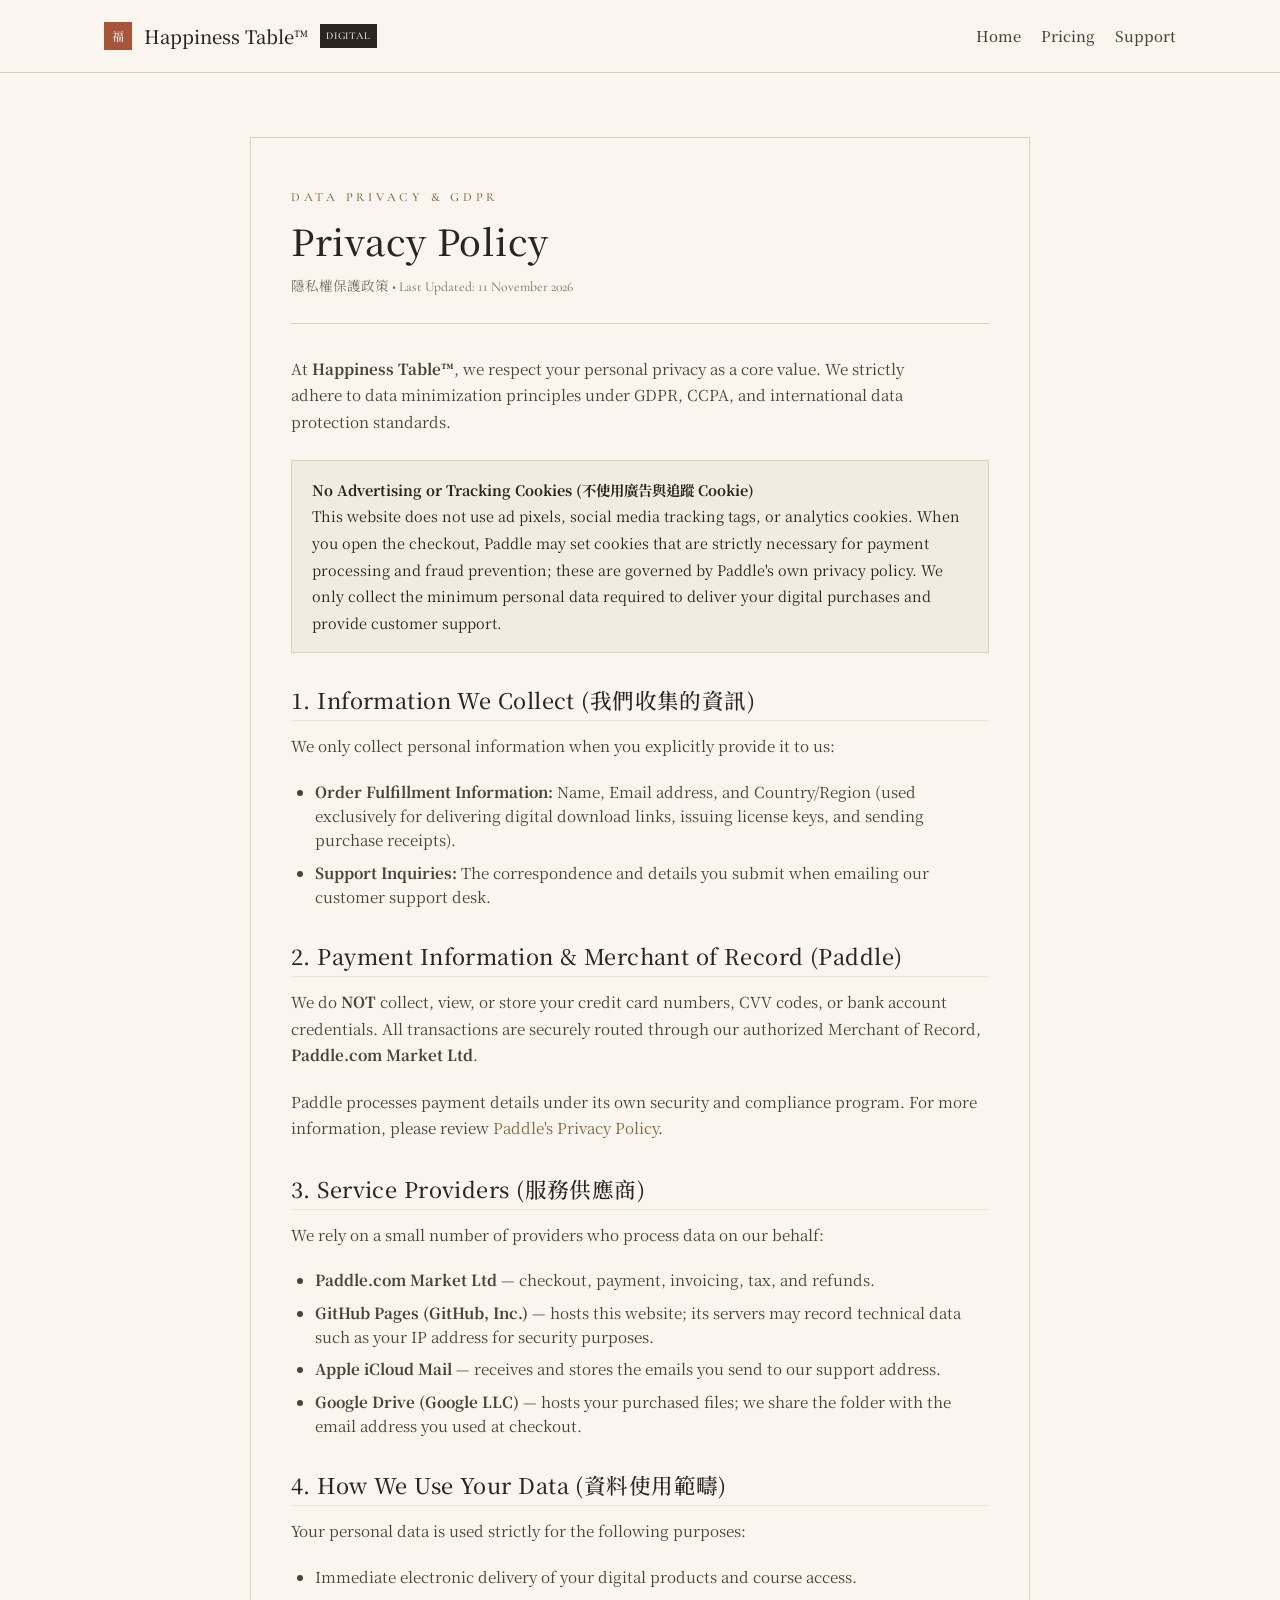
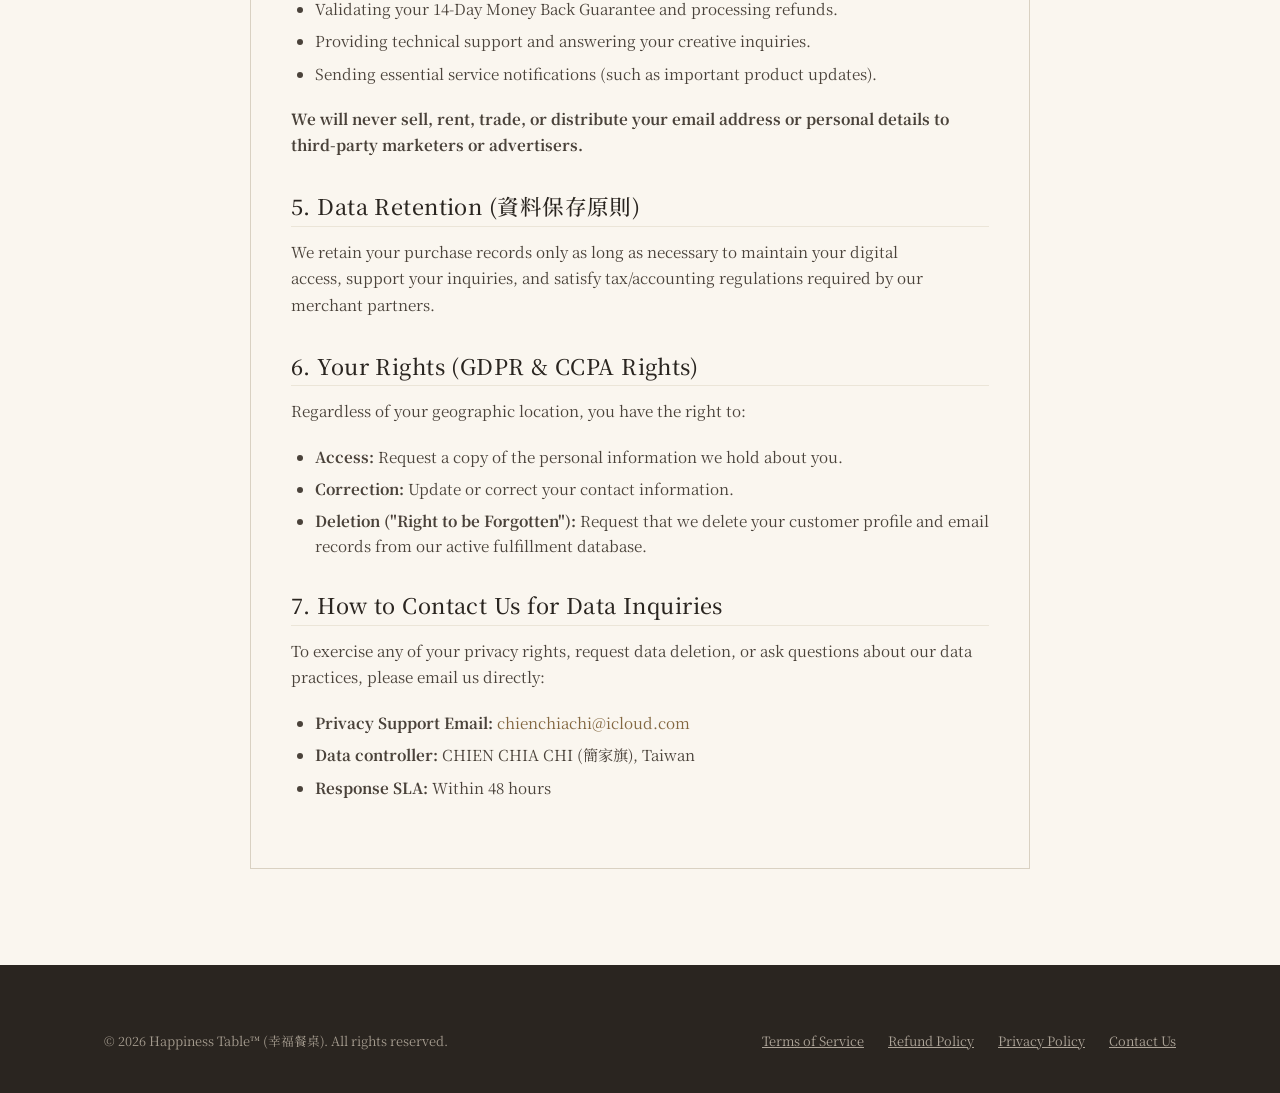
<file: privacy.html>
<!DOCTYPE html>
<html lang="en">
<head>
  <meta charset="UTF-8">
  <meta name="viewport" content="width=device-width, initial-scale=1.0">
  <title>Privacy Policy | Happiness Table™ Digital</title>
  <meta name="description" content="Privacy policy (GDPR and CCPA rights, no advertising or tracking cookies) for Happiness Table digital products and toolkits.">
  <meta name="theme-color" content="#FAF6EF">
  <link rel="canonical" href="https://alexchiachi.github.io/happytable-digital/privacy.html">
  <meta property="og:type" content="website">
  <meta property="og:site_name" content="Happiness Table Digital">
  <meta property="og:url" content="https://alexchiachi.github.io/happytable-digital/privacy.html">
  <meta property="og:title" content="Privacy Policy | Happiness Table™ Digital">
  <meta property="og:description" content="Privacy policy (GDPR and CCPA rights, no advertising or tracking cookies) for Happiness Table digital products and toolkits.">
  <meta property="og:image" content="https://alexchiachi.github.io/happytable-digital/assets/images/og-image.jpg">
  <meta property="og:image:width" content="1200">
  <meta property="og:image:height" content="630">
  <meta property="og:image:alt" content="Happiness Table™ 幸福餐桌 — Digital Knowledge Toolkit">
  <meta name="twitter:card" content="summary_large_image">
  <link rel="icon" type="image/svg+xml" href="assets/images/favicon.svg">
  <link rel="preconnect" href="https://fonts.googleapis.com">
  <link rel="preconnect" href="https://fonts.gstatic.com" crossorigin>
  <link rel="stylesheet" href="https://fonts.googleapis.com/css2?family=Cormorant+Garamond:ital,wght@0,400;0,500;1,400&amp;family=Noto+Serif+TC:wght@400;500&amp;display=swap">
  <link rel="stylesheet" href="assets/css/style.css">
</head>
<body>
  <a class="skip-link" href="#main">Skip to content</a>

  <!-- Navigation -->
  <header class="site-header">
    <div class="container header-inner">
      <a href="index.html" class="brand-logo">
        <span class="seal-mark seal-sm" aria-hidden="true">福</span>
        <span>Happiness Table<span class="tm">™</span></span>
        <span class="brand-badge">DIGITAL</span>
      </a>
      <nav class="site-nav" aria-label="Main">
        <a href="index.html">Home <span class="zh" lang="zh-Hant">首頁</span></a>
        <a href="index.html#pricing">Pricing <span class="zh" lang="zh-Hant">方案定價</span></a>
        <a href="contact.html">Support <span class="zh" lang="zh-Hant">客服支援</span></a>
      </nav>
    </div>
  </header>

  <!-- Main Content -->
  <main id="main" class="legal-page">
    <div class="container">
      <article class="legal-article">
        <header class="legal-header">
          <p class="section-tag">DATA PRIVACY &amp; GDPR</p>
          <h1 class="legal-title">Privacy Policy</h1>
          <p class="legal-meta">隱私權保護政策 • Last Updated: 11 November 2026</p>
        </header>

        <div class="legal-body">
          <p>
            At <strong>Happiness Table™</strong>, we respect your personal privacy as a core value. We strictly adhere to data minimization principles under GDPR, CCPA, and international data protection standards.
          </p>

          <div class="legal-alert">
            <strong>No Advertising or Tracking Cookies (不使用廣告與追蹤 Cookie)</strong><br>
            This website does not use ad pixels, social media tracking tags, or analytics cookies. When you open the checkout, Paddle may set cookies that are strictly necessary for payment processing and fraud prevention; these are governed by Paddle's own privacy policy. We only collect the minimum personal data required to deliver your digital purchases and provide customer support.
          </div>

          <h2>1. Information We Collect (我們收集的資訊)</h2>
          <p>We only collect personal information when you explicitly provide it to us:</p>
          <ul>
            <li><strong>Order Fulfillment Information:</strong> Name, Email address, and Country/Region (used exclusively for delivering digital download links, issuing license keys, and sending purchase receipts).</li>
            <li><strong>Support Inquiries:</strong> The correspondence and details you submit when emailing our customer support desk.</li>
          </ul>

          <h2>2. Payment Information &amp; Merchant of Record (Paddle)</h2>
          <p>
            We do <strong>NOT</strong> collect, view, or store your credit card numbers, CVV codes, or bank account credentials. All transactions are securely routed through our authorized Merchant of Record, <strong>Paddle.com Market Ltd</strong>.
          </p>
          <p>
            Paddle processes payment details under its own security and compliance program. For more information, please review <a href="https://www.paddle.com/legal/privacy" target="_blank" rel="noopener">Paddle's Privacy Policy</a>.
          </p>

          <h2>3. Service Providers (服務供應商)</h2>
          <p>We rely on a small number of providers who process data on our behalf:</p>
          <ul>
            <li><strong>Paddle.com Market Ltd</strong> &mdash; checkout, payment, invoicing, tax, and refunds.</li>
            <li><strong>GitHub Pages (GitHub, Inc.)</strong> &mdash; hosts this website; its servers may record technical data such as your IP address for security purposes.</li>
            <li><strong>Apple iCloud Mail</strong> &mdash; receives and stores the emails you send to our support address.</li>
            <li><strong>Google Drive (Google LLC)</strong> &mdash; hosts your purchased files; we share the folder with the email address you used at checkout.</li>
          </ul>

          <h2>4. How We Use Your Data (資料使用範疇)</h2>
          <p>Your personal data is used strictly for the following purposes:</p>
          <ul>
            <li>Immediate electronic delivery of your digital products and course access.</li>
            <li>Validating your 14-Day Money Back Guarantee and processing refunds.</li>
            <li>Providing technical support and answering your creative inquiries.</li>
            <li>Sending essential service notifications (such as important product updates).</li>
          </ul>
          <p><strong>We will never sell, rent, trade, or distribute your email address or personal details to third-party marketers or advertisers.</strong></p>

          <h2>5. Data Retention (資料保存原則)</h2>
          <p>
            We retain your purchase records only as long as necessary to maintain your digital access, support your inquiries, and satisfy tax/accounting regulations required by our merchant partners.
          </p>

          <h2>6. Your Rights (GDPR &amp; CCPA Rights)</h2>
          <p>Regardless of your geographic location, you have the right to:</p>
          <ul>
            <li><strong>Access:</strong> Request a copy of the personal information we hold about you.</li>
            <li><strong>Correction:</strong> Update or correct your contact information.</li>
            <li><strong>Deletion ("Right to be Forgotten"):</strong> Request that we delete your customer profile and email records from our active fulfillment database.</li>
          </ul>

          <h2>7. How to Contact Us for Data Inquiries</h2>
          <p>
            To exercise any of your privacy rights, request data deletion, or ask questions about our data practices, please email us directly:
          </p>
          <ul>
            <li><strong>Privacy Support Email:</strong> <a href="mailto:chienchiachi@icloud.com">chienchiachi@icloud.com</a></li>
            <li><strong>Data controller:</strong> CHIEN CHIA CHI (簡家旗), Taiwan</li>
            <li><strong>Response SLA:</strong> Within 48 hours</li>
          </ul>
        </div>
      </article>
    </div>
  </main>

  <!-- Footer -->
  <footer class="site-footer">
    <div class="container">
      <div class="footer-bottom footer-bottom--flush">
        <p class="footer-copy">© 2026 Happiness Table™ (幸福餐桌). All rights reserved.</p>
        <div class="footer-legal-bar">
          <a href="terms.html">Terms of Service</a>
          <a href="refund.html">Refund Policy</a>
          <a href="privacy.html">Privacy Policy</a>
          <a href="contact.html">Contact Us</a>
        </div>
      </div>
    </div>
  </footer>

</body>
</html>
</file>
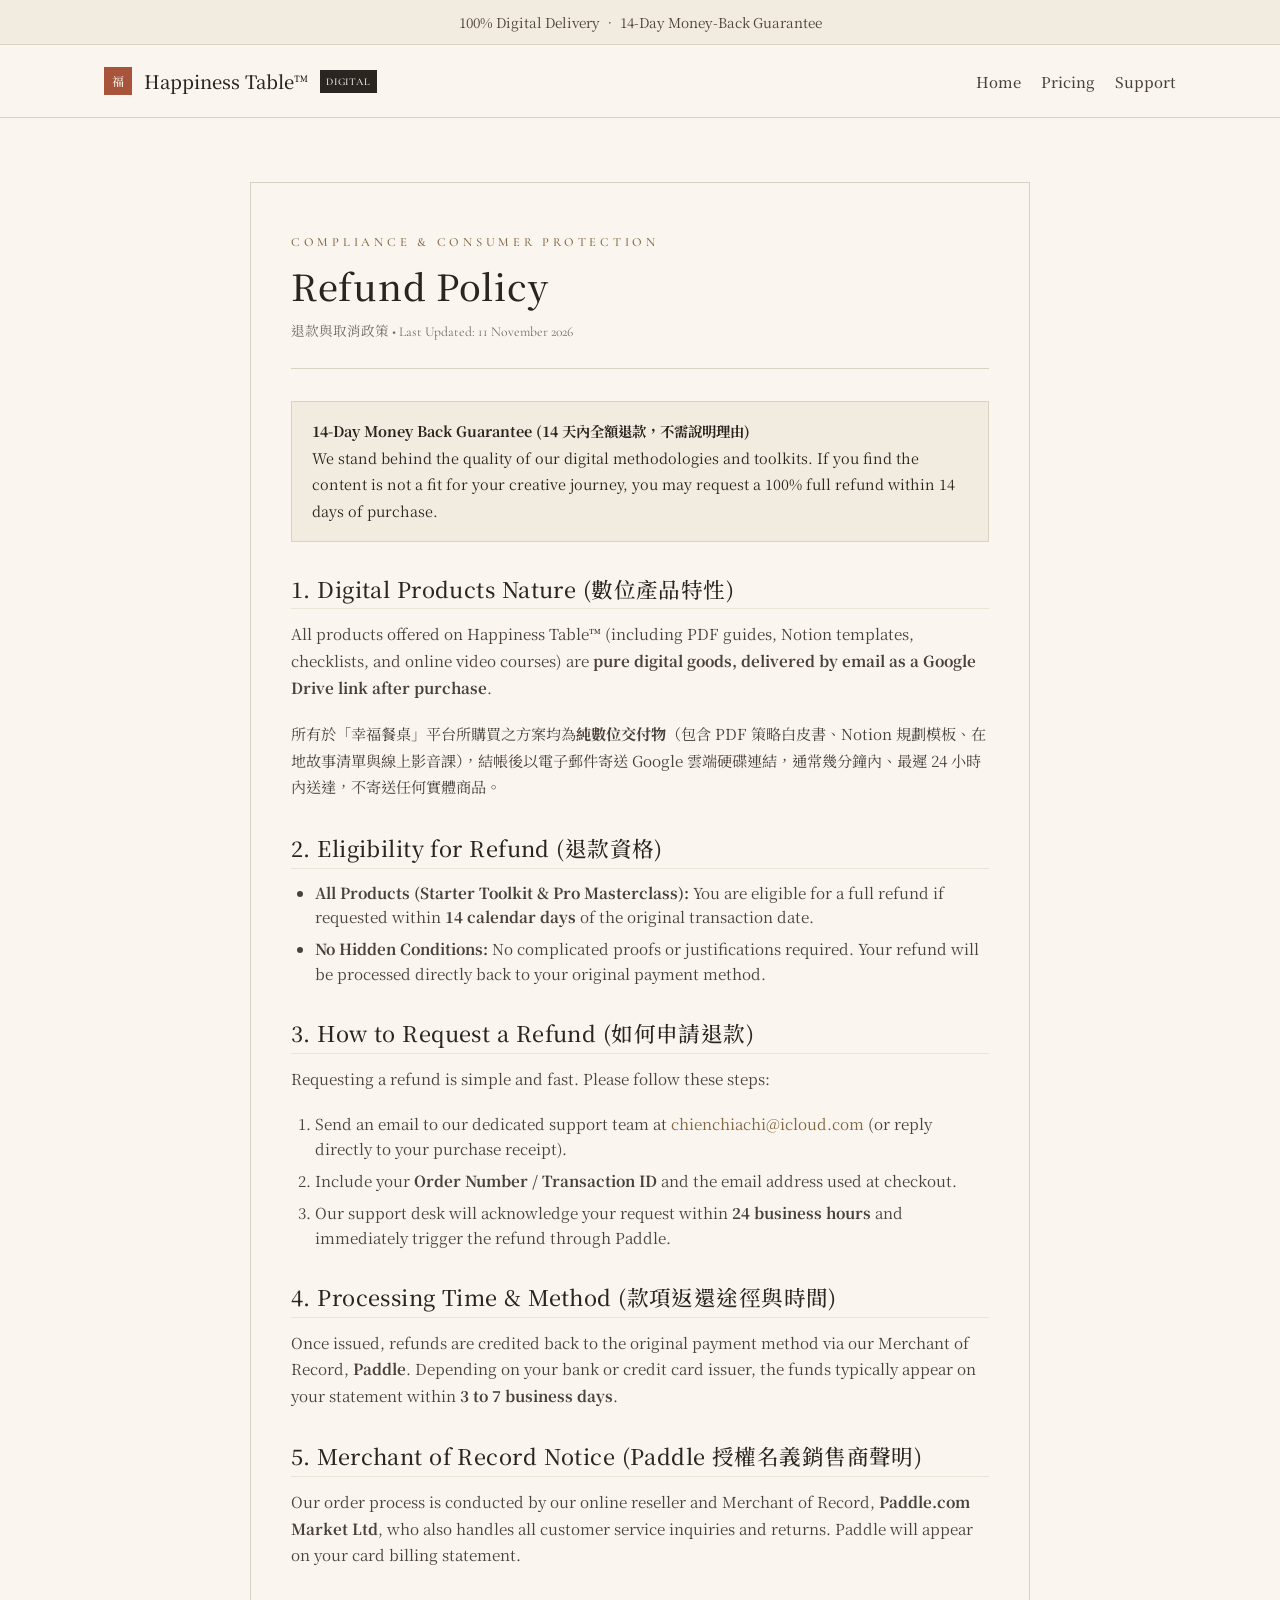
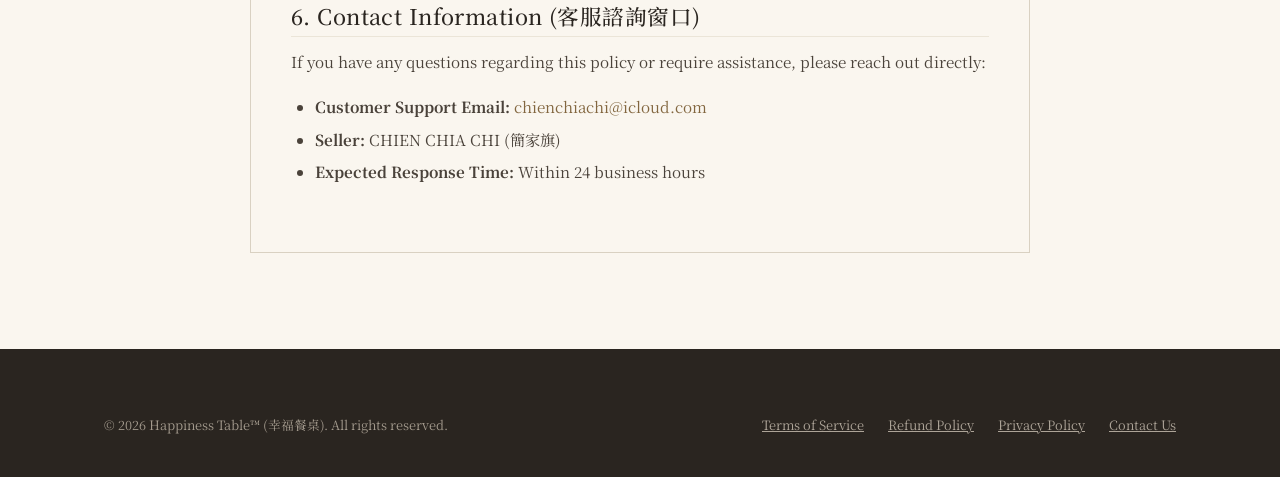
<file: refund.html>
<!DOCTYPE html>
<html lang="en">
<head>
  <meta charset="UTF-8">
  <meta name="viewport" content="width=device-width, initial-scale=1.0">
  <title>Refund Policy | Happiness Table™ Digital</title>
  <meta name="description" content="14-Day Money Back Guarantee. Clear and transparent refund policy for Happiness Table digital products and masterclasses.">
  <meta name="theme-color" content="#FAF6EF">
  <link rel="canonical" href="https://alexchiachi.github.io/happytable-digital/refund.html">
  <meta property="og:type" content="website">
  <meta property="og:site_name" content="Happiness Table Digital">
  <meta property="og:url" content="https://alexchiachi.github.io/happytable-digital/refund.html">
  <meta property="og:title" content="Refund Policy | Happiness Table™ Digital">
  <meta property="og:description" content="14-Day Money Back Guarantee. Clear and transparent refund policy for Happiness Table digital products and masterclasses.">
  <meta property="og:image" content="https://alexchiachi.github.io/happytable-digital/assets/images/og-image.jpg">
  <meta property="og:image:width" content="1200">
  <meta property="og:image:height" content="630">
  <meta property="og:image:alt" content="Happiness Table™ 幸福餐桌 — Digital Knowledge Toolkit">
  <meta name="twitter:card" content="summary_large_image">
  <link rel="icon" type="image/svg+xml" href="assets/images/favicon.svg">
  <link rel="preconnect" href="https://fonts.googleapis.com">
  <link rel="preconnect" href="https://fonts.gstatic.com" crossorigin>
  <link rel="stylesheet" href="https://fonts.googleapis.com/css2?family=Cormorant+Garamond:ital,wght@0,400;0,500;1,400&amp;family=Noto+Serif+TC:wght@400;500&amp;display=swap">
  <link rel="stylesheet" href="assets/css/style.css">
</head>
<body>
  <a class="skip-link" href="#main">Skip to content</a>

  <!-- Top Delivery Bar -->
  <aside class="delivery-notice-bar">
    100% Digital Delivery • 14-Day Money-Back Guarantee
  </aside>

  <!-- Navigation -->
  <header class="site-header">
    <div class="container header-inner">
      <a href="index.html" class="brand-logo">
        <span class="seal-mark seal-sm" aria-hidden="true">福</span>
        <span>Happiness Table<span class="tm">™</span></span>
        <span class="brand-badge">DIGITAL</span>
      </a>
      <nav class="site-nav" aria-label="Main">
        <a href="index.html">Home <span class="zh" lang="zh-Hant">首頁</span></a>
        <a href="index.html#pricing">Pricing <span class="zh" lang="zh-Hant">方案定價</span></a>
        <a href="contact.html">Support <span class="zh" lang="zh-Hant">客服支援</span></a>
      </nav>
    </div>
  </header>

  <!-- Main Content -->
  <main id="main" class="legal-page">
    <div class="container">
      <article class="legal-article">
        <header class="legal-header">
          <p class="section-tag">COMPLIANCE &amp; CONSUMER PROTECTION</p>
          <h1 class="legal-title">Refund Policy</h1>
          <p class="legal-meta">退款與取消政策 • Last Updated: 11 November 2026</p>
        </header>

        <div class="legal-body">
          <div class="legal-alert">
            <strong>14-Day Money Back Guarantee (14 天內全額退款，不需說明理由)</strong><br>
            We stand behind the quality of our digital methodologies and toolkits. If you find the content is not a fit for your creative journey, you may request a 100% full refund within 14 days of purchase.
          </div>

          <h2>1. Digital Products Nature (數位產品特性)</h2>
          <p>
            All products offered on Happiness Table™ (including PDF guides, Notion templates, checklists, and online video courses) are <strong>pure digital goods, delivered by email as a Google Drive link after purchase</strong>.
          </p>
          <p lang="zh-Hant">
            所有於「幸福餐桌」平台所購買之方案均為<strong>純數位交付物</strong>（包含 PDF 策略白皮書、Notion 規劃模板、在地故事清單與線上影音課），結帳後以電子郵件寄送 Google 雲端硬碟連結，通常幾分鐘內、最遲 24 小時內送達，不寄送任何實體商品。
          </p>

          <h2>2. Eligibility for Refund (退款資格)</h2>
          <ul>
            <li><strong>All Products (Starter Toolkit &amp; Pro Masterclass):</strong> You are eligible for a full refund if requested within <strong>14 calendar days</strong> of the original transaction date.</li>
            <li><strong>No Hidden Conditions:</strong> No complicated proofs or justifications required. Your refund will be processed directly back to your original payment method.</li>
          </ul>

          <h2>3. How to Request a Refund (如何申請退款)</h2>
          <p>Requesting a refund is simple and fast. Please follow these steps:</p>
          <ol>
            <li>Send an email to our dedicated support team at <a href="mailto:chienchiachi@icloud.com">chienchiachi@icloud.com</a> (or reply directly to your purchase receipt).</li>
            <li>Include your <strong>Order Number / Transaction ID</strong> and the email address used at checkout.</li>
            <li>Our support desk will acknowledge your request within <strong>24 business hours</strong> and immediately trigger the refund through Paddle.</li>
          </ol>

          <h2>4. Processing Time &amp; Method (款項返還途徑與時間)</h2>
          <p>
            Once issued, refunds are credited back to the original payment method via our Merchant of Record, <strong>Paddle</strong>. Depending on your bank or credit card issuer, the funds typically appear on your statement within <strong>3 to 7 business days</strong>.
          </p>

          <h2>5. Merchant of Record Notice (Paddle 授權名義銷售商聲明)</h2>
          <p>
            Our order process is conducted by our online reseller and Merchant of Record, <strong>Paddle.com Market Ltd</strong>, who also handles all customer service inquiries and returns. Paddle will appear on your card billing statement.
          </p>

          <h2>6. Contact Information (客服諮詢窗口)</h2>
          <p>
            If you have any questions regarding this policy or require assistance, please reach out directly:
          </p>
          <ul>
            <li><strong>Customer Support Email:</strong> <a href="mailto:chienchiachi@icloud.com">chienchiachi@icloud.com</a></li>
            <li><strong>Seller:</strong> CHIEN CHIA CHI (簡家旗)</li>
            <li><strong>Expected Response Time:</strong> Within 24 business hours</li>
          </ul>
        </div>
      </article>
    </div>
  </main>

  <!-- Footer -->
  <footer class="site-footer">
    <div class="container">
      <div class="footer-bottom footer-bottom--flush">
        <p class="footer-copy">© 2026 Happiness Table™ (幸福餐桌). All rights reserved.</p>
        <div class="footer-legal-bar">
          <a href="terms.html">Terms of Service</a>
          <a href="refund.html">Refund Policy</a>
          <a href="privacy.html">Privacy Policy</a>
          <a href="contact.html">Contact Us</a>
        </div>
      </div>
    </div>
  </footer>

</body>
</html>
</file>
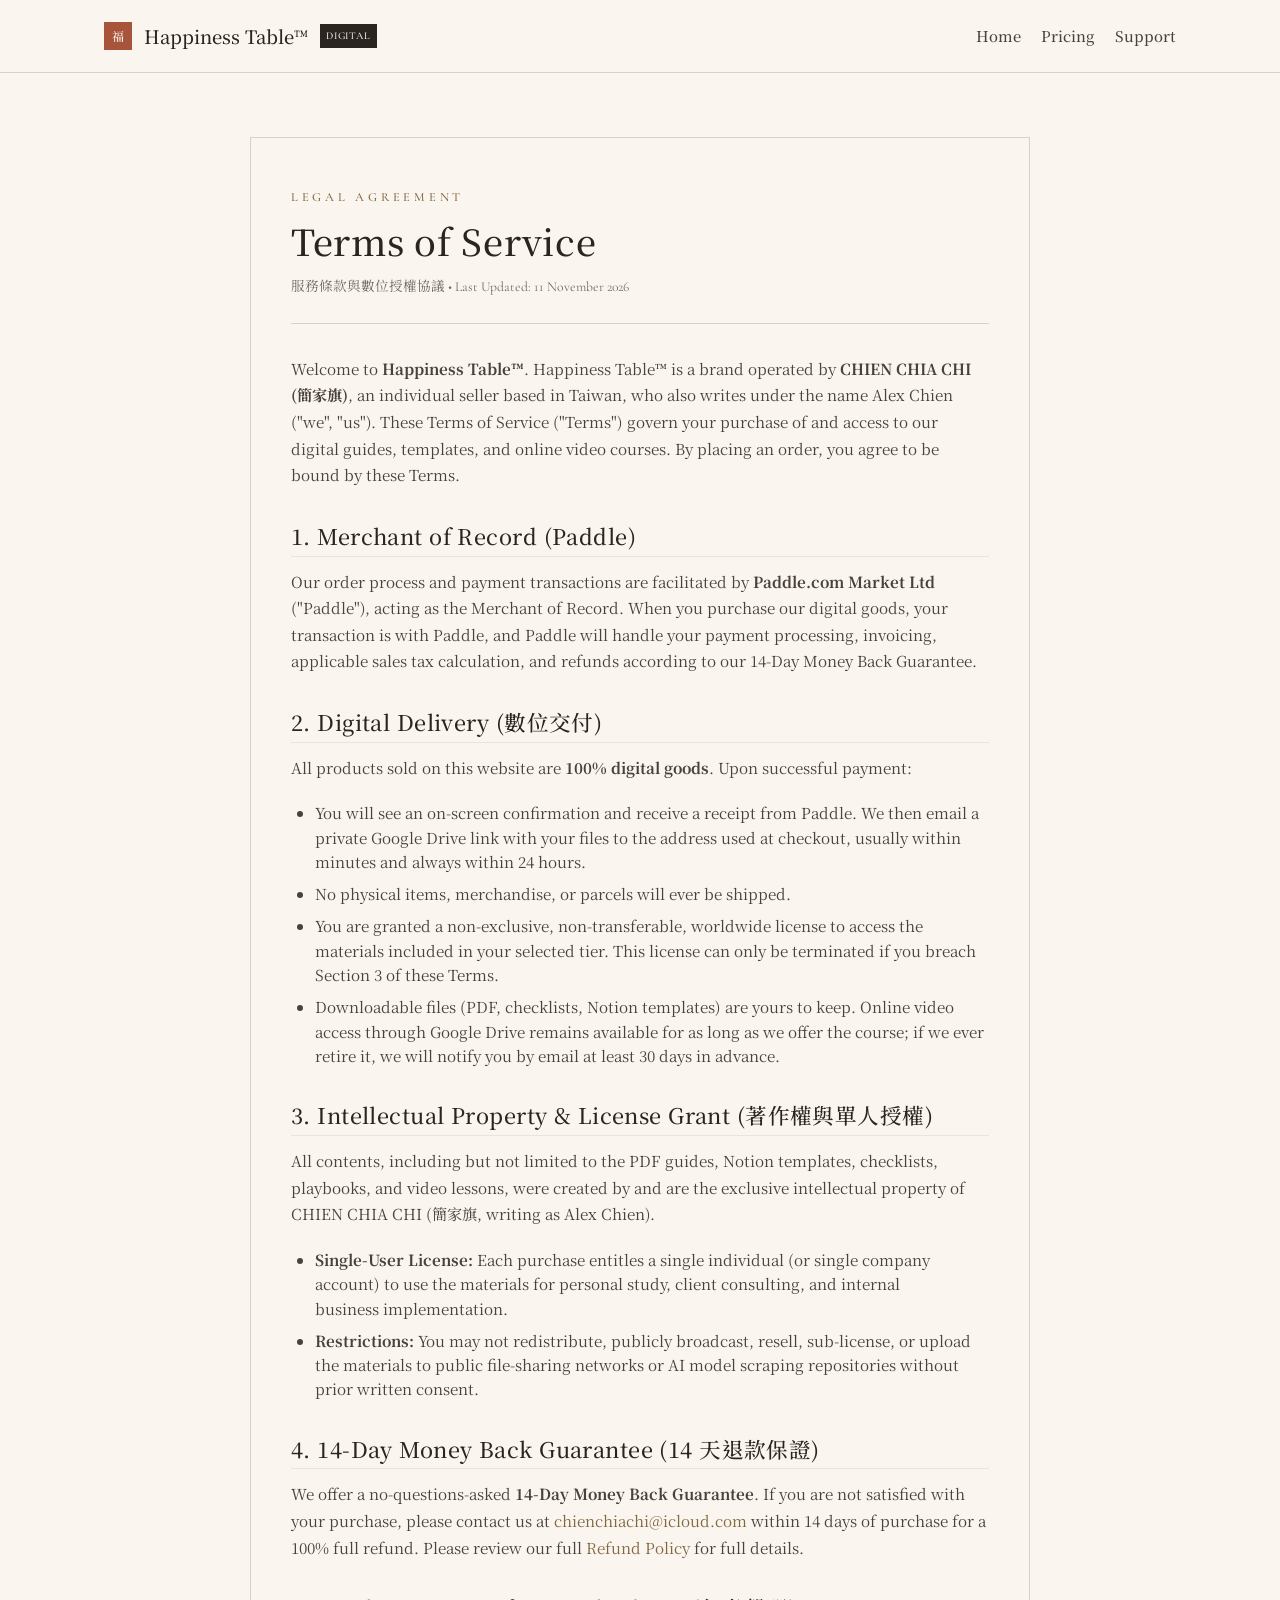
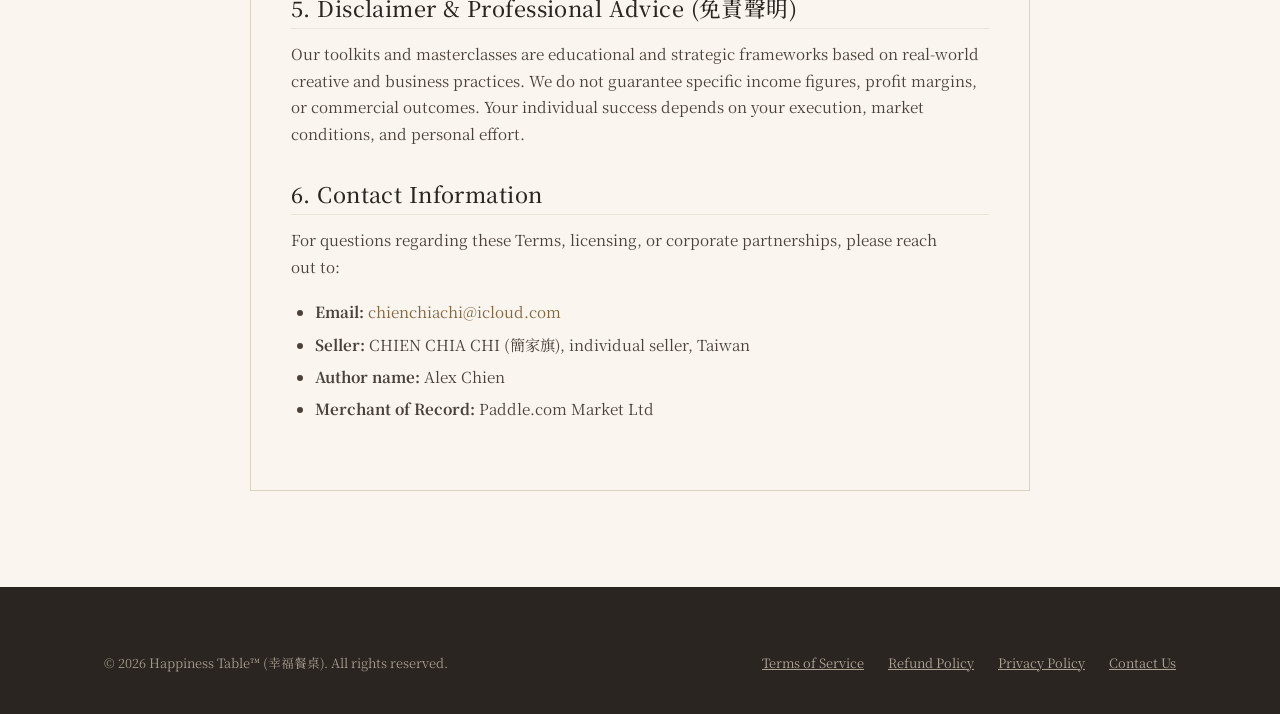
<file: terms.html>
<!DOCTYPE html>
<html lang="en">
<head>
  <meta charset="UTF-8">
  <meta name="viewport" content="width=device-width, initial-scale=1.0">
  <title>Terms of Service &amp; License | Happiness Table™ Digital</title>
  <meta name="description" content="Terms of Service and digital license for Happiness Table guides, templates, and video courses.">
  <meta name="theme-color" content="#FAF6EF">
  <link rel="canonical" href="https://alexchiachi.github.io/happytable-digital/terms.html">
  <meta property="og:type" content="website">
  <meta property="og:site_name" content="Happiness Table Digital">
  <meta property="og:url" content="https://alexchiachi.github.io/happytable-digital/terms.html">
  <meta property="og:title" content="Terms of Service &amp; License | Happiness Table™ Digital">
  <meta property="og:description" content="Terms of Service and digital license for Happiness Table guides, templates, and video courses.">
  <meta property="og:image" content="https://alexchiachi.github.io/happytable-digital/assets/images/og-image.jpg">
  <meta property="og:image:width" content="1200">
  <meta property="og:image:height" content="630">
  <meta property="og:image:alt" content="Happiness Table™ 幸福餐桌 — Digital Knowledge Toolkit">
  <meta name="twitter:card" content="summary_large_image">
  <link rel="icon" type="image/svg+xml" href="assets/images/favicon.svg">
  <link rel="preconnect" href="https://fonts.googleapis.com">
  <link rel="preconnect" href="https://fonts.gstatic.com" crossorigin>
  <link rel="stylesheet" href="https://fonts.googleapis.com/css2?family=Cormorant+Garamond:ital,wght@0,400;0,500;1,400&amp;family=Noto+Serif+TC:wght@400;500&amp;display=swap">
  <link rel="stylesheet" href="assets/css/style.css">
</head>
<body>
  <a class="skip-link" href="#main">Skip to content</a>

  <!-- Navigation -->
  <header class="site-header">
    <div class="container header-inner">
      <a href="index.html" class="brand-logo">
        <span class="seal-mark seal-sm" aria-hidden="true">福</span>
        <span>Happiness Table<span class="tm">™</span></span>
        <span class="brand-badge">DIGITAL</span>
      </a>
      <nav class="site-nav" aria-label="Main">
        <a href="index.html">Home <span class="zh" lang="zh-Hant">首頁</span></a>
        <a href="index.html#pricing">Pricing <span class="zh" lang="zh-Hant">方案定價</span></a>
        <a href="contact.html">Support <span class="zh" lang="zh-Hant">客服支援</span></a>
      </nav>
    </div>
  </header>

  <!-- Main Content -->
  <main id="main" class="legal-page">
    <div class="container">
      <article class="legal-article">
        <header class="legal-header">
          <p class="section-tag">LEGAL AGREEMENT</p>
          <h1 class="legal-title">Terms of Service</h1>
          <p class="legal-meta">服務條款與數位授權協議 • Last Updated: 11 November 2026</p>
        </header>

        <div class="legal-body">
          <p>
            Welcome to <strong>Happiness Table™</strong>. Happiness Table™ is a brand operated by <strong>CHIEN CHIA CHI (簡家旗)</strong>, an individual seller based in Taiwan, who also writes under the name Alex Chien ("we", "us"). These Terms of Service ("Terms") govern your purchase of and access to our digital guides, templates, and online video courses. By placing an order, you agree to be bound by these Terms.
          </p>

          <h2>1. Merchant of Record (Paddle)</h2>
          <p>
            Our order process and payment transactions are facilitated by <strong>Paddle.com Market Ltd</strong> ("Paddle"), acting as the Merchant of Record. When you purchase our digital goods, your transaction is with Paddle, and Paddle will handle your payment processing, invoicing, applicable sales tax calculation, and refunds according to our 14-Day Money Back Guarantee.
          </p>

          <h2>2. Digital Delivery (數位交付)</h2>
          <p>
            All products sold on this website are <strong>100% digital goods</strong>. Upon successful payment:
          </p>
          <ul>
            <li>You will see an on-screen confirmation and receive a receipt from Paddle. We then email a private Google Drive link with your files to the address used at checkout, usually within minutes and always within 24 hours.</li>
            <li>No physical items, merchandise, or parcels will ever be shipped.</li>
            <li>You are granted a non-exclusive, non-transferable, worldwide license to access the materials included in your selected tier. This license can only be terminated if you breach Section 3 of these Terms.</li>
            <li>Downloadable files (PDF, checklists, Notion templates) are yours to keep. Online video access through Google Drive remains available for as long as we offer the course; if we ever retire it, we will notify you by email at least 30 days in advance.</li>
          </ul>

          <h2>3. Intellectual Property &amp; License Grant (著作權與單人授權)</h2>
          <p>
            All contents, including but not limited to the PDF guides, Notion templates, checklists, playbooks, and video lessons, were created by and are the exclusive intellectual property of CHIEN CHIA CHI (簡家旗, writing as Alex Chien).
          </p>
          <ul>
            <li><strong>Single-User License:</strong> Each purchase entitles a single individual (or single company account) to use the materials for personal study, client consulting, and internal business implementation.</li>
            <li><strong>Restrictions:</strong> You may not redistribute, publicly broadcast, resell, sub-license, or upload the materials to public file-sharing networks or AI model scraping repositories without prior written consent.</li>
          </ul>

          <h2>4. 14-Day Money Back Guarantee (14 天退款保證)</h2>
          <p>
            We offer a no-questions-asked <strong>14-Day Money Back Guarantee</strong>. If you are not satisfied with your purchase, please contact us at <a href="mailto:chienchiachi@icloud.com">chienchiachi@icloud.com</a> within 14 days of purchase for a 100% full refund. Please review our full <a href="refund.html">Refund Policy</a> for full details.
          </p>

          <h2>5. Disclaimer &amp; Professional Advice (免責聲明)</h2>
          <p>
            Our toolkits and masterclasses are educational and strategic frameworks based on real-world creative and business practices. We do not guarantee specific income figures, profit margins, or commercial outcomes. Your individual success depends on your execution, market conditions, and personal effort.
          </p>

          <h2>6. Contact Information</h2>
          <p>
            For questions regarding these Terms, licensing, or corporate partnerships, please reach out to:
          </p>
          <ul>
            <li><strong>Email:</strong> <a href="mailto:chienchiachi@icloud.com">chienchiachi@icloud.com</a></li>
            <li><strong>Seller:</strong> CHIEN CHIA CHI (簡家旗), individual seller, Taiwan</li>
            <li><strong>Author name:</strong> Alex Chien</li>
            <li><strong>Merchant of Record:</strong> Paddle.com Market Ltd</li>
          </ul>
        </div>
      </article>
    </div>
  </main>

  <!-- Footer -->
  <footer class="site-footer">
    <div class="container">
      <div class="footer-bottom footer-bottom--flush">
        <p class="footer-copy">© 2026 Happiness Table™ (幸福餐桌). All rights reserved.</p>
        <div class="footer-legal-bar">
          <a href="terms.html">Terms of Service</a>
          <a href="refund.html">Refund Policy</a>
          <a href="privacy.html">Privacy Policy</a>
          <a href="contact.html">Contact Us</a>
        </div>
      </div>
    </div>
  </footer>

</body>
</html>
</file>
<file: assets/css/style.css>
/* ==========================================================================
   Happiness Table™ (幸福餐桌) - Digital System & Knowledge Toolkit
   Zen Web Standards: Rice paper base, straight edges, anti-orphan typography
   ========================================================================== */

:root {
  --paper: #FAF6EF;
  --paper-deep: #F2EBDF;
  --paper-card: #FAF6EF; /* DESIGN.md: no pure white, cards are paper */
  --ink: #2A2520;
  --ink-soft: #4A423A;
  --ink-muted: #736C63; /* DESIGN.md mist, 4.81:1 on paper */
  --line: #D9D1C2;
  --line-light: #EBE5D8;
  --tea: #82663F;
  --tea-light: #F4EFE6;
  --seal: #A8543A;
  --footer-muted: #ADA498; /* 6.17:1 on ink */
  --footer-faint: #A39A8D; /* 5.47:1 on ink */
  /* DESIGN.md: Noto Serif TC for everything Chinese, Cormorant Garamond for English labels and numbers. No sans, no mono. */
  --font-serif: "Noto Serif TC", "Songti TC", "Source Han Serif TC", serif;
  --font-sans: "Noto Serif TC", "Songti TC", "PingFang TC", serif;
  --font-display: "Cormorant Garamond", "Noto Serif TC", serif;
}

*, *::before, *::after {
  box-sizing: border-box;
  margin: 0;
  padding: 0;
  border-radius: 0 !important; /* Zen Web Standards: strictly straight angles */
}

html {
  font-size: 16px;
  background-color: var(--paper);
  color: var(--ink);
  scroll-behavior: smooth;
  text-rendering: optimizeLegibility;
  -webkit-font-smoothing: antialiased;
}

body {
  font-family: var(--font-sans);
  font-size: 1.0625rem; /* 17px body */
  line-height: 1.85;
  background-color: var(--paper);
  color: var(--ink);
  min-height: 100vh;
  display: flex;
  flex-direction: column;
}

/* Typography & Anti-Orphan */
h1, h2, h3, h4, h5, h6 {
  font-family: var(--font-serif);
  font-weight: 500;
  letter-spacing: 0.02em;
  color: var(--ink);
  text-wrap: balance;
  line-height: 1.35;
}

p, li, blockquote {
  text-wrap: pretty;
}

.ph {
  display: inline-block;
}

.tabular {
  font-variant-numeric: tabular-nums;
  white-space: nowrap !important;
}

a {
  color: var(--tea);
  text-decoration: none;
  transition: opacity 0.2s ease;
}

a:hover {
  opacity: 0.8;
  text-decoration: underline;
}

/* Layout Container */
.container {
  width: 100%;
  max-width: 1120px;
  margin: 0 auto;
  padding: 0 1.5rem;
}

/* Header & Navigation */
header.site-header {
  border-bottom: 1px solid var(--line);
  background: var(--paper);
  position: sticky;
  top: 0;
  z-index: 100;
}

.header-inner {
  display: flex;
  justify-content: space-between;
  align-items: center;
  height: 72px;
}

.brand-logo {
  display: flex;
  align-items: center;
  gap: 0.75rem;
  font-family: var(--font-serif);
  font-size: 1.15rem;
  font-weight: 500;
  color: var(--ink);
  text-decoration: none;
  white-space: nowrap;
}

.brand-badge {
  font-size: 0.65rem;
  text-transform: uppercase;
  letter-spacing: 0.08em;
  background: var(--ink);
  color: var(--paper);
  padding: 2px 6px;
  font-family: var(--font-display);
}

.site-nav {
  display: flex;
  align-items: center;
  gap: 1.75rem;
}

.site-nav a {
  white-space: nowrap;
  color: var(--ink-soft);
  font-size: 0.925rem;
  text-decoration: none;
  font-weight: 500;
}

.site-nav a:hover {
  color: var(--ink);
  text-decoration: none;
}

.nav-cta-btn {
  background: var(--ink);
  color: var(--paper) !important;
  padding: 0.5rem 1.25rem;
  font-size: 0.875rem;
  font-weight: 500;
  border: 1px solid var(--ink);
  transition: all 0.2s ease;
}

.nav-cta-btn:hover {
  background: var(--paper);
  color: var(--ink) !important;
  text-decoration: none;
}

/* Top Delivery Alert Bar */
.delivery-notice-bar {
  background: var(--paper-deep);
  border-bottom: 1px solid var(--line);
  color: var(--ink-soft);
  font-size: 0.85rem;
  padding: 0.6rem 1rem;
  text-align: center;
  font-weight: 400;
}

/* Hero Section */
.hero-section {
  padding: 4.5rem 0 3.5rem;
  border-bottom: 1px solid var(--line);
  background: var(--paper);
}

.hero-content {
  max-width: 840px;
  margin: 0 auto;
  text-align: center;
}

.hero-pill {
  display: inline-flex;
  align-items: center;
  gap: 0.5rem;
  background: var(--paper-card);
  border: 1px solid var(--line);
  padding: 0.35rem 0.85rem;
  font-size: 0.8rem;
  font-family: var(--font-display);
  font-weight: 500;
  letter-spacing: 0.2em;
  color: var(--tea);
  margin-bottom: 1.5rem;
}

.hero-title {
  font-size: clamp(2rem, 4.5vw, 3.25rem);
  line-height: 1.3;
  margin-bottom: 1.25rem;
  font-weight: 400;
  letter-spacing: 0.03em;
}

.hero-lede {
  font-size: clamp(1.05rem, 2vw, 1.25rem);
  color: var(--ink);
  max-width: 720px;
  margin: 0 auto 1rem;
}

.hero-subtitle {
  max-width: 720px;
  margin-left: auto;
  margin-right: auto;
  font-size: clamp(0.95rem, 1.8vw, 1.05rem);
  color: var(--ink-soft);
  margin-bottom: 2rem;
  font-weight: 400;
}

.hero-actions {
  display: flex;
  justify-content: center;
  gap: 1rem;
  flex-wrap: wrap;
  margin-bottom: 2rem;
}

.btn-primary {
  background: var(--ink);
  color: var(--paper) !important;
  padding: 0.85rem 2rem;
  font-size: 1rem;
  font-weight: 500;
  border: 1px solid var(--ink);
  display: inline-flex;
  align-items: center;
  gap: 0.5rem;
  cursor: pointer;
  transition: all 0.2s ease;
}

.btn-primary:active {
  transform: scale(0.97);
}

.btn-primary:hover {
  background: var(--tea);
  border-color: var(--tea);
  text-decoration: none;
}

.btn-secondary {
  background: transparent;
  color: var(--ink) !important;
  padding: 0.85rem 1.75rem;
  font-size: 1rem;
  font-weight: 500;
  border: 1px solid var(--ink);
  display: inline-flex;
  align-items: center;
  gap: 0.5rem;
  cursor: pointer;
  transition: all 0.2s ease;
}

.btn-secondary:hover {
  background: var(--paper-deep);
  text-decoration: none;
}

/* Instant Digital Delivery Callout Badge */
.delivery-guarantee-box {
  background: var(--paper-card);
  border: 1px solid var(--line);
  padding: 1rem 1.5rem;
  max-width: 680px;
  margin: 0 auto;
  display: flex;
  align-items: center;
  gap: 1rem;
  text-align: left;
}

/* DESIGN.md: an icon is one Chinese character in a thin frame */
.delivery-guarantee-box .icon {
  width: 2.5rem;
  height: 2.5rem;
  border: 1px solid var(--tea);
  color: var(--tea);
  font-family: var(--font-serif);
  display: inline-flex;
  align-items: center;
  justify-content: center;
  flex-shrink: 0;
}

.delivery-guarantee-box p {
  font-size: 0.85rem;
  color: var(--ink-soft);
  line-height: 1.5;
}

.delivery-guarantee-box strong {
  color: var(--ink);
}

/* Section Header */
.section-header {
  text-align: center;
  max-width: 720px;
  margin: 0 auto 3rem;
}

.section-tag {
  font-family: var(--font-display);
  font-size: 0.78rem;
  font-weight: 500;
  text-transform: uppercase;
  color: var(--tea);
  letter-spacing: 0.3em;
  margin-bottom: 0.5rem;
}

.section-title {
  font-size: clamp(1.75rem, 3.5vw, 2.5rem);
  margin-bottom: 0.75rem;
}

.section-desc {
  font-size: 1rem;
  color: var(--ink-soft);
}

/* Deliverables Grid */
.deliverables-section {
  padding: 5rem 0;
  border-bottom: 1px solid var(--line);
}

.grid-3 {
  display: grid;
  grid-template-columns: repeat(auto-fit, minmax(min(300px, 100%), 1fr));
  gap: 2rem;
}

.card {
  background: var(--paper-card);
  border: 1px solid var(--line);
  padding: 2rem;
  display: flex;
  flex-direction: column;
}

.card-tag {
  font-family: var(--font-display);
  font-size: 0.8rem;
  font-weight: 500;
  letter-spacing: 0.1em;
  color: var(--tea);
  border: 1px solid var(--line);
  padding: 2px 8px;
  align-self: flex-start;
  margin-bottom: 1rem;
}

.card-title {
  font-size: 1.35rem;
  margin-bottom: 0.75rem;
}

.card-desc {
  font-size: 0.925rem;
  color: var(--ink-soft);
  margin-bottom: 1.5rem;
  flex-grow: 1;
}

.spec-list {
  list-style: none;
  border-top: 1px solid var(--line-light);
  padding-top: 1rem;
}

.spec-list li {
  font-size: 0.85rem;
  color: var(--ink-soft);
  margin-bottom: 0.5rem;
  display: flex;
  align-items: flex-start;
  gap: 0.5rem;
}

.spec-list li::before {
  content: "✓";
  color: var(--tea);
}

.author-note {
  margin-top: 0.5rem;
  font-family: var(--font-display);
  font-style: italic;
  color: var(--ink-muted);
}

/* About the author */
.author-section {
  padding: 5rem 0;
  border-bottom: 1px solid var(--line);
}

.author-inner {
  display: grid;
  grid-template-columns: minmax(140px, 220px) 1fr;
  gap: 3rem;
  align-items: center;
  max-width: 900px;
}

.author-book img {
  display: block;
  width: 100%;
  height: auto;
  border: 1px solid var(--line);
}

.author-text .section-title {
  margin-bottom: 1rem;
}

.author-text p {
  color: var(--ink-soft);
  margin-bottom: 1rem;
}

.author-text cite {
  font-style: italic;
  color: var(--ink);
}

@media (max-width: 640px) {
  .author-inner {
    grid-template-columns: 1fr;
    gap: 2rem;
  }

  .author-book {
    max-width: 180px;
  }
}

/* Preview Section */
.preview-section {
  padding: 5rem 0;
  border-bottom: 1px solid var(--line);
}

.preview-item {
  border: 1px solid var(--line);
  padding: 1.5rem;
  display: flex;
  flex-direction: column;
  gap: 1rem;
}

.preview-frame {
  border: 1px dashed var(--line);
  background: var(--paper-deep);
  color: var(--ink-muted);
  display: flex;
  align-items: center;
  justify-content: center;
  font-size: 0.85rem;
}

.preview-frame--page { aspect-ratio: 4 / 5; }
.preview-frame--screen { aspect-ratio: 16 / 10; }

.preview-item figcaption {
  font-size: 0.9rem;
  color: var(--ink-soft);
}

.preview-item figcaption strong {
  display: block;
  color: var(--ink);
  font-weight: 500;
}

.syllabus {
  list-style: none;
  font-size: 0.85rem;
  color: var(--ink-soft);
}

.syllabus li {
  display: flex;
  justify-content: space-between;
  gap: 1rem;
  padding: 0.35rem 0;
  border-bottom: 1px solid var(--line-light);
}

.preview-sample,
.preview-note {
  text-align: center;
  margin-top: 2rem;
  font-size: 0.9rem;
  color: var(--ink-soft);
}

/* Pricing Section */
.pricing-section {
  padding: 5rem 0;
  background: var(--paper-deep);
  border-bottom: 1px solid var(--line);
}

.pricing-grid {
  display: grid;
  grid-template-columns: repeat(auto-fit, minmax(min(320px, 100%), 1fr));
  gap: 2rem;
  align-items: stretch;
}

.pricing-card {
  background: var(--paper-card);
  border: 1px solid var(--line);
  padding: 2.5rem 2rem;
  display: flex;
  flex-direction: column;
  position: relative;
}

.pricing-card.featured {
  border: 1px solid var(--ink);
  background: var(--paper);
}

.pricing-badge {
  position: absolute;
  top: -12px;
  right: 20px;
  background: var(--tea);
  color: var(--paper);
  font-size: 0.75rem;
  font-family: var(--font-display);
  font-weight: 500;
  padding: 3px 10px;
  letter-spacing: 0.2em;
  text-transform: uppercase;
}

.pricing-title {
  font-size: 1.4rem;
  margin-bottom: 0.25rem;
}

.pricing-subtitle {
  font-size: 0.85rem;
  color: var(--ink-muted);
  margin-bottom: 1.5rem;
}

.price-display {
  display: flex;
  align-items: baseline;
  gap: 0.35rem;
  margin-bottom: 1.5rem;
  padding-bottom: 1.5rem;
  border-bottom: 1px solid var(--line-light);
}

.price-currency {
  font-size: 1.25rem;
  font-family: var(--font-display);
  color: var(--ink);
}

.price-amount {
  font-size: 3.25rem;
  font-weight: 500;
  font-family: var(--font-display);
  font-variant-numeric: lining-nums tabular-nums;
  line-height: 1;
}

.price-period {
  font-size: 0.85rem;
  color: var(--ink-muted);
}

.pricing-features {
  list-style: none;
  margin-bottom: 2rem;
  flex-grow: 1;
}

.pricing-features li {
  font-size: 0.9rem;
  color: var(--ink-soft);
  margin-bottom: 0.75rem;
  position: relative;
  padding-left: 1.4em;
  line-height: 1.6;
}

.pricing-features li .check {
  position: absolute;
  left: 0;
  color: var(--tea);
}

.btn-checkout {
  width: 100%;
  padding: 0.9rem 1rem;
  text-align: center;
  font-size: 0.95rem;
  font-weight: 500;
  border: 1px solid var(--ink);
  background: var(--ink);
  color: var(--paper) !important;
  cursor: pointer;
  transition: all 0.2s ease;
  display: inline-block;
}

.btn-checkout:hover {
  background: var(--tea);
  border-color: var(--tea);
  text-decoration: none;
}

.pricing-card:not(.featured) .btn-checkout {
  background: transparent;
  color: var(--ink) !important;
}

.pricing-card:not(.featured) .btn-checkout:hover {
  background: var(--ink);
  color: var(--paper) !important;
}

.instant-access-subtext {
  text-align: center;
  font-size: 0.75rem;
  color: var(--ink-muted);
  margin-top: 0.75rem;
  font-family: var(--font-display);
}

.pricing-grid--two {
  max-width: 820px;
  margin: 0 auto;
}

/* Checkout provider banner */
.paddle-security-banner {
  margin-top: 3.5rem;
  background: var(--paper-card);
  border: 1px solid var(--line);
  padding: 1.75rem 2rem;
  display: flex;
  align-items: center;
  justify-content: space-between;
  gap: 2rem;
  flex-wrap: wrap;
}

.paddle-info {
  flex: 1;
  min-width: min(280px, 100%);
}

.paddle-info h4 {
  font-size: 1rem;
  margin-bottom: 0.35rem;
  color: var(--ink);
}

.paddle-info p {
  font-size: 0.825rem;
  color: var(--ink-soft);
  line-height: 1.5;
}

.paddle-badges {
  display: flex;
  align-items: center;
  gap: 1.5rem;
  flex-wrap: wrap;
}

.badge-item {
  display: flex;
  align-items: center;
  gap: 0.4rem;
  font-size: 0.8rem;
  color: var(--ink-soft);
}

/* FAQ Section */
.faq-section {
  padding: 5rem 0;
  border-bottom: 1px solid var(--line);
}

.faq-list {
  max-width: 800px;
  margin: 0 auto;
}

.faq-item {
  border-bottom: 1px solid var(--line);
  padding: 1.75rem 0;
}

.faq-item:first-child {
  border-top: 1px solid var(--line);
}

.faq-question {
  font-size: 1.15rem;
  margin-bottom: 0.65rem;
  color: var(--ink);
}

.faq-answer {
  font-size: 0.925rem;
  color: var(--ink-soft);
  line-height: 1.7;
}

/* Legal Pages Common Layout */
.legal-page {
  padding: 4rem 0 6rem;
  flex-grow: 1;
}

.legal-article {
  max-width: 780px;
  margin: 0 auto;
  background: var(--paper-card);
  border: 1px solid var(--line);
  padding: 3rem 2.5rem;
}

.legal-header {
  border-bottom: 1px solid var(--line);
  padding-bottom: 1.5rem;
  margin-bottom: 2rem;
}

.legal-title {
  font-size: 2.25rem;
  margin-bottom: 0.5rem;
}

.legal-meta {
  font-size: 0.85rem;
  color: var(--ink-muted);
  font-family: var(--font-display);
}

.legal-body h2 {
  font-size: 1.35rem;
  margin: 2rem 0 0.75rem;
  padding-bottom: 0.35rem;
  border-bottom: 1px solid var(--line-light);
}

.legal-body p {
  font-size: 0.95rem;
  color: var(--ink-soft);
  margin-bottom: 1.25rem;
  line-height: 1.75;
}

.legal-body ul, .legal-body ol {
  margin-left: 1.5rem;
  margin-bottom: 1.25rem;
}

.legal-body li {
  font-size: 0.95rem;
  color: var(--ink-soft);
  margin-bottom: 0.5rem;
  line-height: 1.6;
}

.legal-alert {
  background: var(--paper-deep);
  border: 1px solid var(--line);
  padding: 1rem 1.25rem;
  margin: 1.5rem 0;
  font-size: 0.9rem;
  color: var(--ink);
}

/* Contact Details Card */
.contact-grid {
  display: grid;
  grid-template-columns: repeat(auto-fit, minmax(min(280px, 100%), 1fr));
  gap: 1.5rem;
  margin-top: 2rem;
}

.contact-card {
  border: 1px solid var(--line);
  padding: 1.5rem;
  background: var(--paper);
}

.contact-card h3 {
  font-size: 1.05rem;
  margin-bottom: 0.5rem;
}

.contact-card p {
  font-size: 0.875rem;
  color: var(--ink-soft);
}

/* Footer Section */
footer.site-footer {
  background: var(--ink);
  color: var(--paper);
  padding: 4rem 0 2.5rem;
  margin-top: auto;
}

.footer-top {
  display: grid;
  grid-template-columns: 2fr 1fr 1fr;
  gap: 3rem;
  padding-bottom: 3rem;
  border-bottom: 1px solid #4A423A;
}

.footer-brand h3 {
  color: var(--paper);
  font-size: 1.35rem;
  margin-bottom: 0.75rem;
}

.footer-brand p {
  color: var(--footer-muted);
  font-size: 0.875rem;
  max-width: 420px;
  line-height: 1.6;
  margin-bottom: 1rem;
}

.footer-col h4 {
  color: var(--paper);
  font-size: 0.95rem;
  margin-bottom: 1rem;
  letter-spacing: 0.05em;
  text-transform: uppercase;
  font-family: var(--font-display);
}

.footer-links {
  list-style: none;
}

.footer-links li {
  margin-bottom: 0.6rem;
}

.footer-links a {
  color: var(--footer-muted);
  font-size: 0.875rem;
  text-decoration: none;
  transition: color 0.2s ease;
}

.footer-links a:hover {
  color: var(--paper);
  text-decoration: underline;
}

.footer-bottom {
  padding-top: 2rem;
  display: flex;
  justify-content: space-between;
  align-items: center;
  flex-wrap: wrap;
  gap: 1.5rem;
}

.footer-copy,
.footer-note {
  font-size: 0.8rem;
  color: var(--footer-faint);
}

.footer-legal-bar {
  display: flex;
  gap: 1.5rem;
  flex-wrap: wrap;
}

.footer-legal-bar a {
  color: var(--footer-muted);
  font-size: 0.8rem;
  text-decoration: underline;
}

.seal-mark {
  display: inline-flex;
  align-items: center;
  justify-content: center;
  width: 44px;
  height: 44px;
  background: var(--seal);
  color: var(--paper);
  font-family: var(--font-serif);
  font-size: 0.85rem;
  font-weight: 500;
  letter-spacing: 1px;
}

.contact-link {
  font-weight: 500;
  font-size: 1.05rem;
}

.hero-accent {
  color: var(--tea);
}

.tm {
  font-weight: 300;
}

.seal-mark.seal-sm {
  width: 28px;
  height: 28px;
  font-size: 0.75rem;
}

.seal-mark.seal-md {
  width: 32px;
  height: 32px;
  font-size: 0.8rem;
}

.footer-brand-head {
  display: flex;
  align-items: center;
  gap: 0.75rem;
  margin-bottom: 1rem;
}

.footer-brand-head h3 {
  margin-bottom: 0;
}

.footer-bottom--flush {
  padding-top: 0;
}

.section-gap {
  margin-top: 2.5rem;
}

.contact-value {
  margin-top: 0.75rem;
}

.contact-card .contact-note {
  margin-top: 0.5rem;
  font-size: 0.8rem;
  color: var(--ink-muted);
}

.info-table {
  width: 100%;
  border-collapse: collapse;
  margin-top: 1rem;
  font-size: 0.9rem;
}

.info-table tr {
  border-bottom: 1px solid var(--line);
}

.info-table th,
.info-table td {
  padding: 0.75rem 0;
  text-align: left;
  vertical-align: top;
}

.info-table th {
  font-weight: 500;
  width: 35%;
  padding-right: 1rem;
}

.info-table td {
  color: var(--ink-soft);
}

/* Anchor targets clear the sticky header */
section[id] {
  scroll-margin-top: 80px;
}

/* Accessibility */
.skip-link {
  position: absolute;
  left: 1rem;
  top: -100px;
  background: var(--ink);
  color: var(--paper) !important;
  padding: 0.5rem 1rem;
  z-index: 200;
}

.skip-link:focus {
  top: 0.5rem;
}

:focus-visible {
  outline: 2px solid var(--tea);
  outline-offset: 3px;
}

footer.site-footer :focus-visible {
  outline-color: var(--paper);
}

@media (prefers-reduced-motion: reduce) {
  html { scroll-behavior: auto; }
  *, *::before, *::after { transition: none !important; }
  .btn-primary:active { transform: none; }
}

/* Responsive */
/* Below 1360px: drop the Chinese nav labels so the row never wraps */
@media (max-width: 1360px) {
  .site-nav { gap: 1.25rem; }
  .site-nav .zh { display: none; }
}

@media (max-width: 768px) {
  /* Header scrolls away on phones instead of covering a quarter of the screen */
  header.site-header {
    position: static;
  }

  .header-inner {
    height: auto;
    padding-top: 0.75rem;
    padding-bottom: 0;
    flex-direction: column;
    align-items: stretch;
    gap: 0.5rem;
  }

  .brand-badge {
    display: none;
  }

  /* One row of links; scrolls sideways if it ever runs out of room */
  .site-nav {
    gap: 1.25rem;
    overflow-x: auto;
    white-space: nowrap;
    padding-bottom: 0.75rem;
    scrollbar-width: none;
    -webkit-overflow-scrolling: touch;
  }

  .site-nav::-webkit-scrollbar {
    display: none;
  }

  /* Overview = top of page, Support = footer: both still reachable */
  .site-nav .nav-optional {
    display: none;
  }
}

@media (max-width: 400px) {
  .site-nav {
    gap: 0.75rem;
  }

  .nav-cta-long {
    display: none;
  }

  .site-nav a {
    flex: 0 0 auto;
    font-size: 0.875rem;
    padding: 0.25rem 0;
  }

  .nav-cta-btn {
    margin-left: auto;
    padding: 0.35rem 0.85rem;
  }
  
  .footer-top {
    grid-template-columns: 1fr;
    gap: 2rem;
  }
  
  .footer-bottom {
    flex-direction: column;
    align-items: flex-start;
  }
  
  .pricing-grid {
    grid-template-columns: 1fr;
  }

  .card,
  .pricing-card,
  .contact-card,
  .paddle-security-banner {
    min-width: 0;
    padding-left: 1.25rem;
    padding-right: 1.25rem;
  }

  .paddle-badges {
    flex-wrap: wrap;
  }
  
  .paddle-security-banner {
    flex-direction: column;
    align-items: flex-start;
  }
}
</file>
